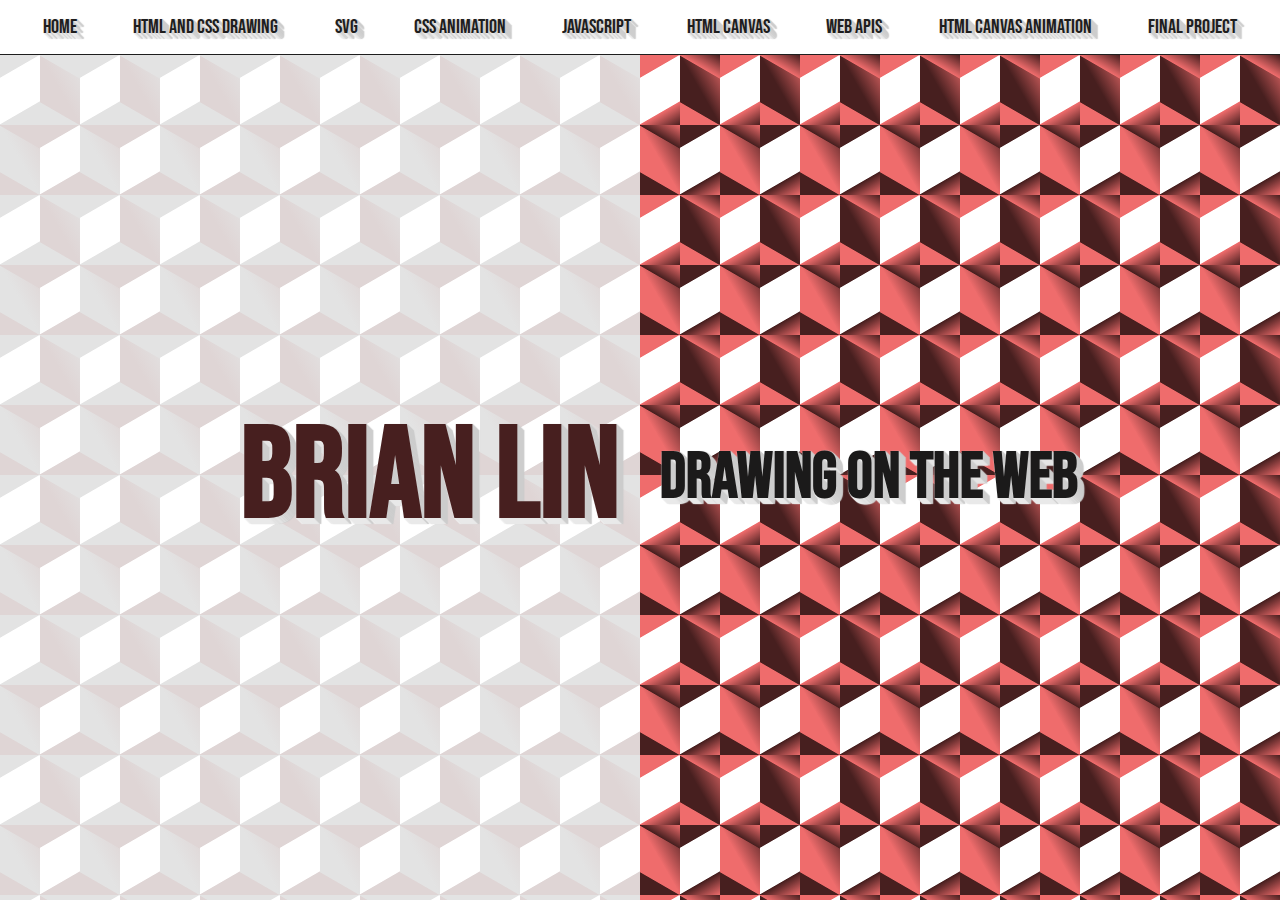
<file: index.html>
<!DOCTYPE html>
<html lang="en">
<head>
    <meta charset="UTF-8">
    <meta http-equiv="X-UA-Compatible" content="IE=edge">
    <meta name="viewport" content="width=device-width, initial-scale=1.0">
    <link rel="stylesheet" href="static/css/styles.css">
    <title>Portfolio</title>
</head>
<body>
    <div class="app">
        <div class="header">
            <nav class="navbar">
                <ul class="nav-links">
                    <li><a href="index.html">Home</a></li>
                    <li><a href="drawing/assignment1/drawing.html">HTML and CSS Drawing</a></li>
                    <li><a href="drawing/assignment2/drawing.html">SVG</a></li>
                    <li><a href="drawing/assignment3/drawing.html">CSS Animation</a></li>
                    <li><a href="drawing/assignment4/drawing.html">JavaScript</a></li>
                    <li><a href="drawing/assignment5/drawing.html">HTML Canvas</a></li>
                    <li><a href="drawing/assignment6/drawing.html">Web APIs</a></li>
                    <li><a href="drawing/assignment7/drawing.html">HTML Canvas Animation</a></li>
                    <li><a href="drawing/assignment8/drawing.html">Final Project</a></li>
                </ul>
            </nav>
        </div>
        <section class="hero">
            <div class="hero-left">
                <h1>Brian Lin</h1>
            </div>
            <div class="hero-right">
                <h2>Drawing on the Web</h2>
            </div>
        </section>

    </div>
</body>
</html>
</file>
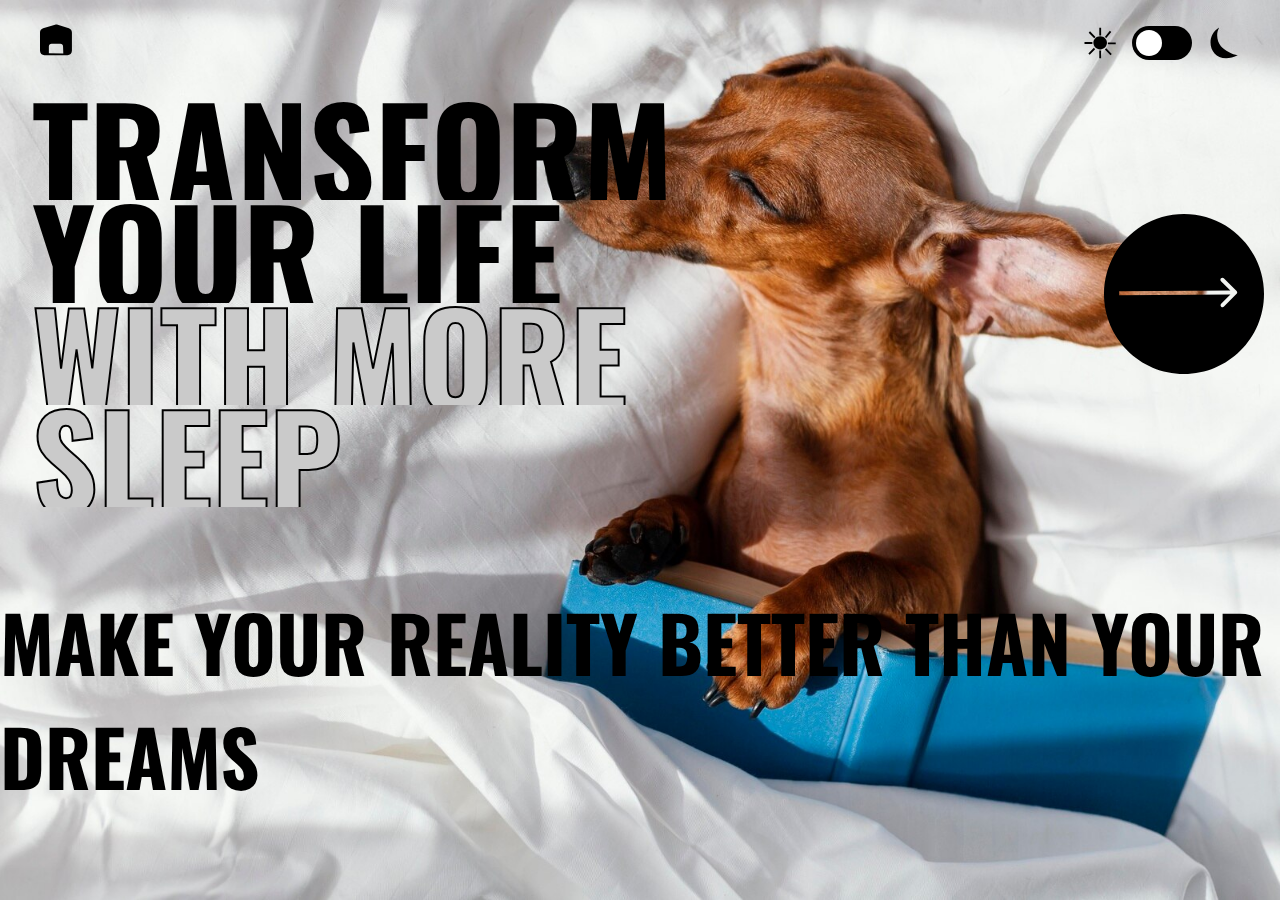
<file: drawing/assignment2/drawing.html>
<!DOCTYPE html>
<html lang="en">
<head>
    <meta charset="UTF-8">
    <meta http-equiv="X-UA-Compatible" content="IE=edge">
    <meta name="viewport" content="width=device-width, initial-scale=1.0">
    <link rel="stylesheet" href="static/css/styles.css">
    <title>Sleep webpage</title>
</head>
<body>
    <section class="main-container">
        <div class="header">
            <a class="svg-home" href="drawing.html">
                <svg class="header-icon icon-home" id="icon-home">
                    <use xlink:href="static/assets/svg/icons.svg#icon-home"></use>
                </svg>
            </a>
            <div class="light-dark-mode">
                <svg class="header-icon icon-sun" id="icon-sun">
                    <use xlink:href="static/assets/svg/icons.svg#icon-sun"></use>
                </svg>
                <label class="switch">
                    <input type="checkbox" onclick="toggle()" id="mode">
                    <span class="slider"></span>
                </label>
                <svg class="header-icon icon-moon" id="icon-moon">
                    <use xlink:href="static/assets/svg/icons.svg#icon-moon"></use>
                </svg>
            </div>
        </div>
        <div class="hero">
            <div class="hero-text">
                <h1 id="text-1">TRANSFORM</h1>
                <h1 id="text-1">YOUR LIFE</h1>
                <h1 id="text-2">WITH MORE</h1>
                <h1 id="text-2" class="sleep-text">SLEEP</h1>
            </div>
            <a href="drawing2.html" id="learn-more">
                <svg class="hero-icon icon-learn" id="icon-learn">
                    <use xlink:href="static/assets/svg/icons.svg#icon-learn">
                
                    </use>
                </svg>
            </a>

        </div>

        <div class="loop-wrapper">
            <h1 class="item" id="text-1">MAKE YOUR REALITY BETTER THAN YOUR DREAMS</h1>
        </div>
    </section>

    <script defer src="static/js/script.js"></script>
</body>
</html>
</file>
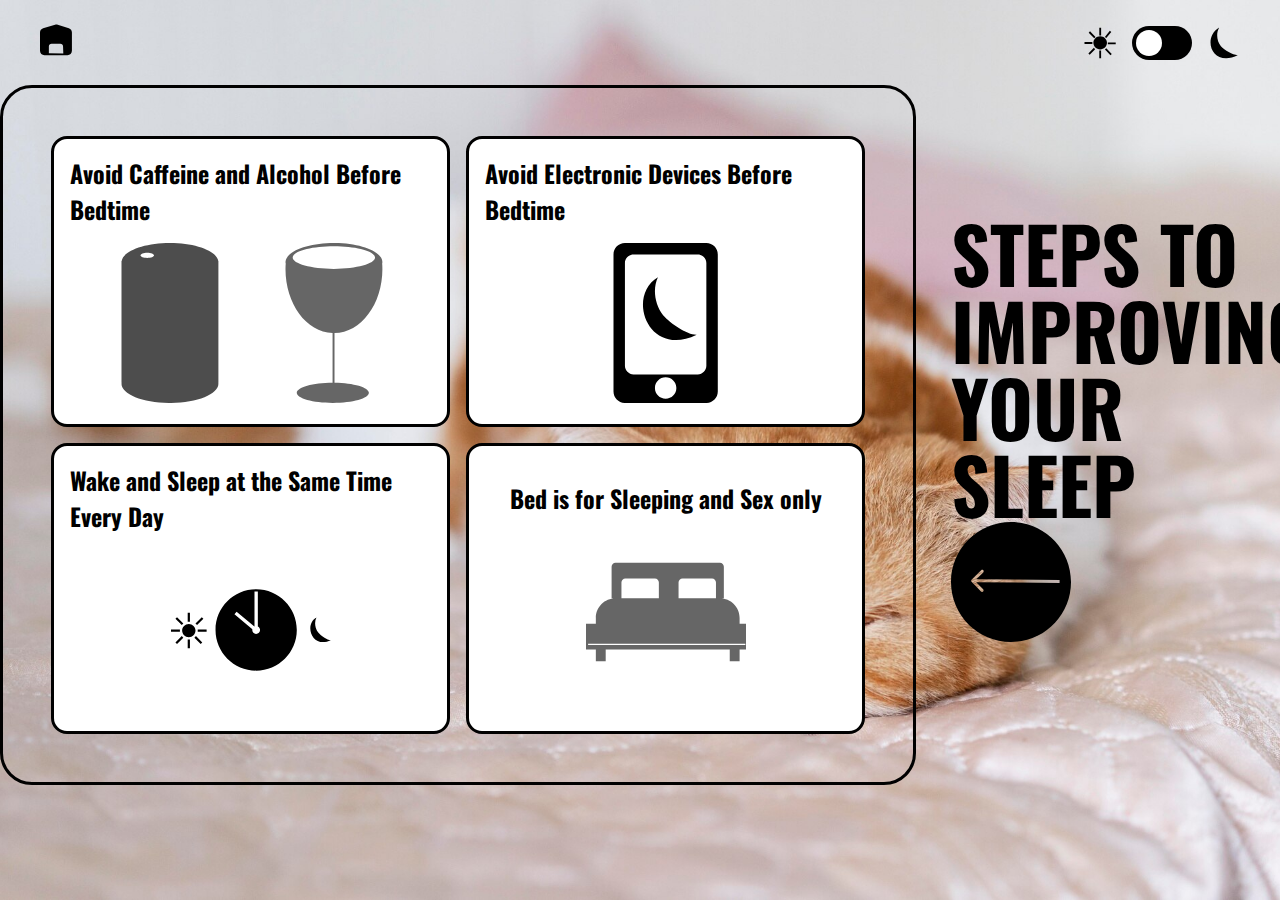
<file: drawing/assignment2/drawing2.html>
<!DOCTYPE html>
<html lang="en">
<head>
    <meta charset="UTF-8">
    <meta http-equiv="X-UA-Compatible" content="IE=edge">
    <meta name="viewport" content="width=device-width, initial-scale=1.0">
    <link rel="stylesheet" href="static/css/styles2.css">
    <title>Sleep website2</title>
</head>
<body>
    <section class="main-container">
        <div class="header">
            <a class="svg-home" href="drawing.html">
                <svg class="header-icon icon-home" id="icon-home">
                    <use xlink:href="static/assets/svg/icons.svg#icon-home"></use>
                </svg>
            </a>
            <div class="light-dark-mode">
                <svg class="header-icon icon-sun" id="icon-sun">
                    <use xlink:href="static/assets/svg/icons.svg#icon-sun"></use>
                </svg>
                <label class="switch">
                    <input type="checkbox" onclick="toggle()" id="mode">
                    <span class="slider"></span>
                </label>
                <svg class="header-icon icon-moon" id="icon-moon">
                    <use xlink:href="static/assets/svg/icons.svg#icon-moon"></use>
                </svg>
            </div>
        </div>
        <div class="hero">
            <div class="grid-wrapper">
                <div class="item item-1">
                    <h2>Avoid Caffeine and Alcohol Before Bedtime</h2>
                    <div class="svg-item-1">
                        <svg class="hero-icon icon-soda" id="icon-soda">
                            <use xlink:href="static/assets/svg/icons.svg#icon-soda"></use>
                        </svg>
                        <svg class="hero-icon icon-wine" id="icon-wine">
                            <use xlink:href="static/assets/svg/icons.svg#icon-wine"></use>
                        </svg>
                    </div>
                </div>
                <div class="item item-2">
                    <h2>Avoid Electronic Devices Before Bedtime</h2>
                    <div class="svg-item-2">
                        <svg class="hero-icon icon-phone" id="icon-phone">
                            <use xlink:href="static/assets/svg/icons.svg#icon-phone"></use>
                        </svg>
                    </div>
                </div>
                <div class="item item-3">
                    <h2>Wake and Sleep at the Same Time Every Day</h2>
                    <div class="svg-item-3">
                        <svg class="hero-icon icon-clock" id="icon-clock">
                            <use xlink:href="static/assets/svg/icons.svg#icon-clock"></use>
                        </svg>
                    </div>
                </div>
                <div class="item item-4">
                    <h2>Bed is for Sleeping and Sex only</h2>
                    <div class="svg-item-4">
                        <svg class="hero-icon icon-bed" id="icon-bed">
                            <use xlink:href="static/assets/svg/icons.svg#icon-bed"></use>
                        </svg>
                    </div>
                </div>
            </div>
            <div class="hero-text">
                <h1>STEPS TO</h1>
                <h1>IMPROVING</h1>
                <h1>YOUR SLEEP</h1>
                <svg class="hero-icon icon-learn" id="icon-learn">
                    <use xlink:href="static/assets/svg/icons.svg#icon-learn"></use>
                </svg>
            </div>
        </div>
    </section>

    <script defer src="static/js/script2.js"></script>
</body>
</html>
</file>
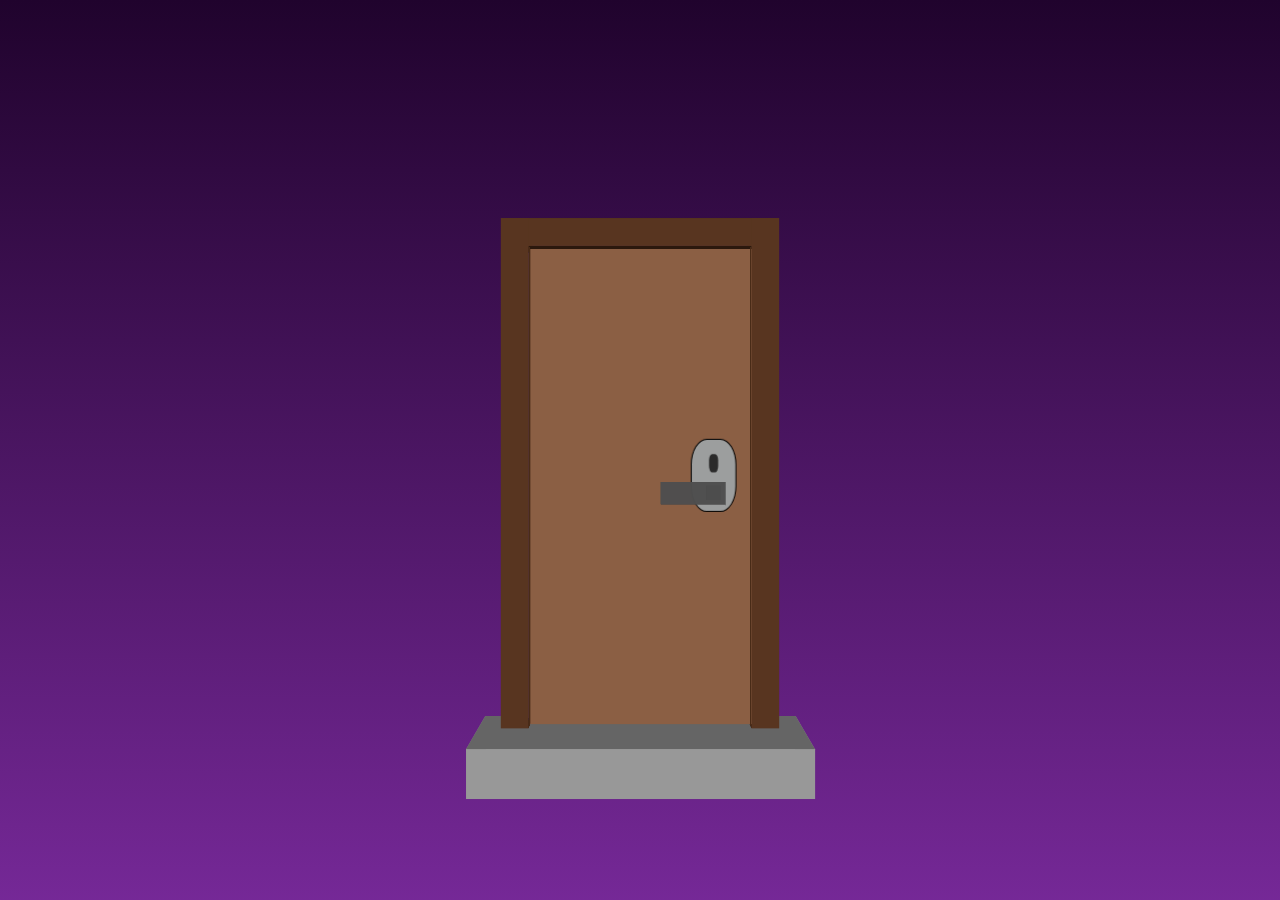
<file: drawing/assignment3/drawing.html>
<!DOCTYPE html>
<html lang="en">
<head>
    <meta charset="UTF-8">
    <meta http-equiv="X-UA-Compatible" content="IE=edge">
    <meta name="viewport" content="width=device-width, initial-scale=1.0">
    <link rel="stylesheet" href="assets/css/styles.css">
    <title>Door to Another World</title>
</head>
<body>
    <div id="scene">
      <!-- The step is constructed of 1 shape -->
      <div class="box step" id="step">
        <div></div>
      </div>
      <div class="door">
        <!-- The main door is constructed from 3 shapes (main door, door handle, door knob)  -->
        <div class="box main-door" id="door-frame">
          <div>
              <div class="door-handle">
                <div class="door-lock"></div>
                <div class="box door-knob">
                  <div>
                    <div class="box door-knob-handle" id="door-handle"><div></div></div>
                  </div>
                </div>
              </div>
          </div>
        </div>
        <!-- The door frame itself is constructed of 3 shapes -->
        <div class="box door-frame door-top">
          <div></div>
        </div>
        <div class="box door-frame left-side">
          <div></div>
        </div>
        <div class="box door-frame right-side">
          <div></div>
        </div>
        <img src="assets/images/scenery.jpg" alt="scenery" id="scenery"/>
      </div>
    </div>
    <script defer type="module" src="assets/js/script.js"></script>
</body>
</html>
</file>
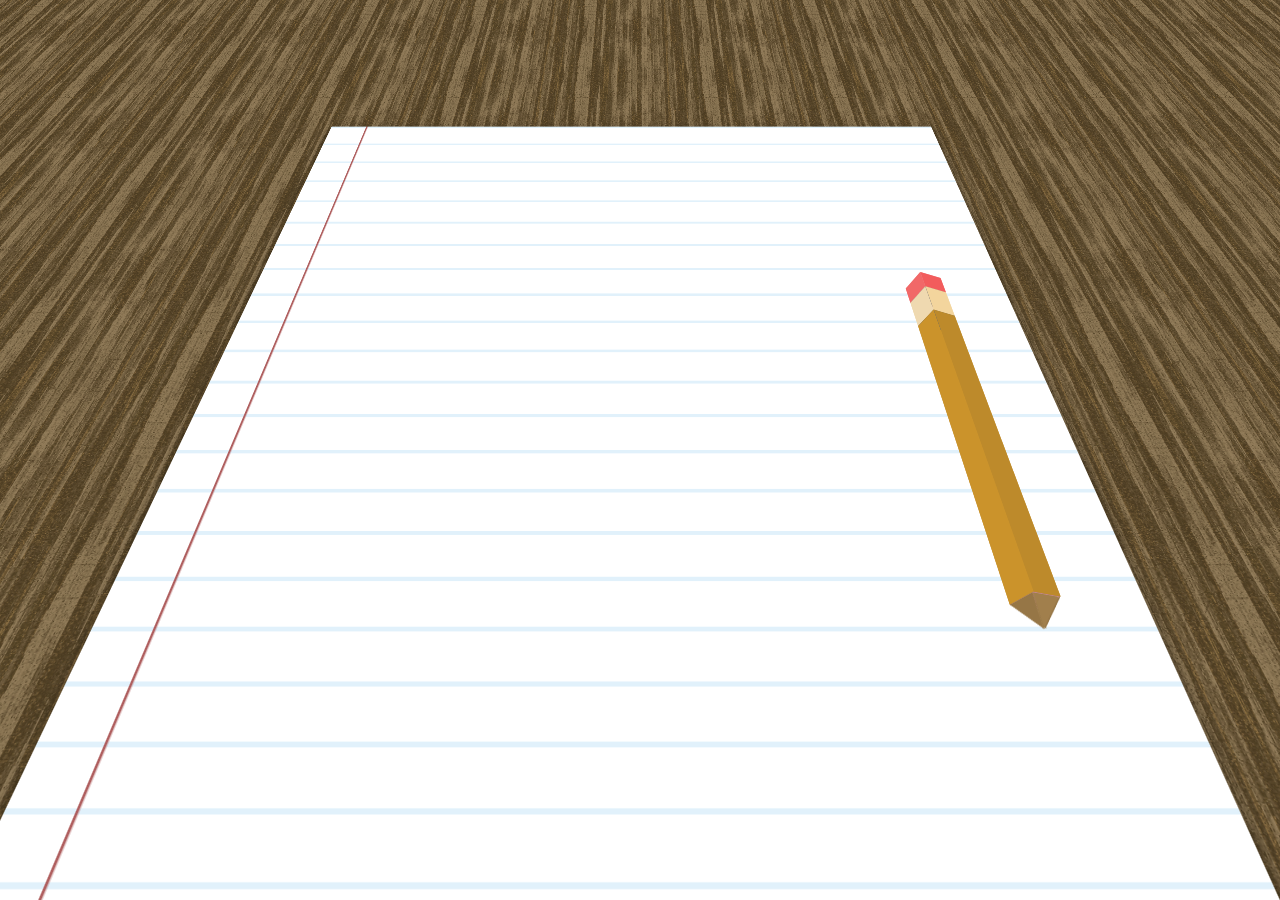
<file: drawing/assignment4/drawing.html>
<!DOCTYPE html>
<html lang="en">
<head>
    <meta charset="UTF-8">
    <meta http-equiv="X-UA-Compatible" content="IE=edge">
    <meta name="viewport" content="width=device-width, initial-scale=1.0">
    <link rel="stylesheet" href="static/css/styles.css">
    <title>Taking Notes</title>
</head>
<body>
    <div class="text" id="text"></div>
    <div id="scene">
        <div class="desk"></div>
        <div class="pencil-container" id="pencil">
            <div class="box eraser">
                <div></div>
            </div>
            <div class="box cap">
                <div></div>
            </div>
            <div class="box wood">
                <div></div>
            </div>
            <div class="pyramid-container">
                <div class="pyramid tip">
                    <div></div>
                </div>
            </div>  
        </div>
        <div class="paper" id="paper"></div>
    </div>
    <a href="drawing2.html" class="arrow-link" id="arrow-link">
        <img src="static/images/arrow.svg" alt="arrow" class="arrow">
    </a>
    <script defer type="module" src="static/js/script.js"></script>
</body>
</html>
</file>
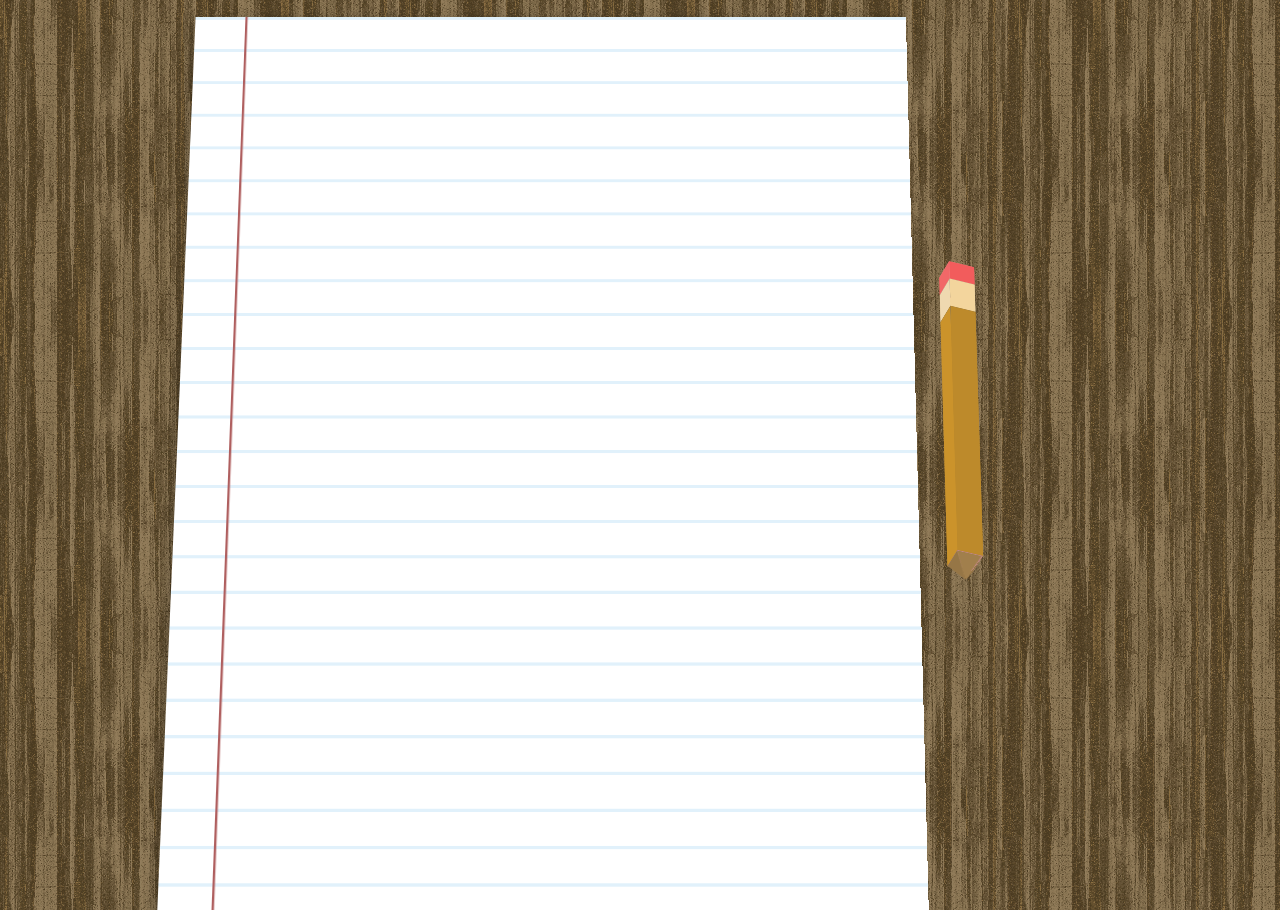
<file: drawing/assignment4/drawing2.html>
<!DOCTYPE html>
<html lang="en">

<head>
    <meta charset="UTF-8">
    <meta http-equiv="X-UA-Compatible" content="IE=edge">
    <meta name="viewport" content="width=device-width, initial-scale=1.0">
    <link rel="stylesheet" href="static/css/styles2.css">
    <title>Taking Notes</title>
</head>

<body>
    <a href="drawing.html" class="arrow-link" id ="arrow-link">
        <img src="static/images/arrow.svg" alt="arrow" class="arrow">
    </a>
    <div id="scene">
        <div class="pencil-container" id="pencil">
            <div class="box eraser">
                <div></div>
            </div>
            <div class="box cap">
                <div></div>
            </div>
            <div class="box wood">
                <div></div>
            </div>
            <div class="pyramid-container">
                <div class="pyramid tip">
                    <div></div>
                </div>
            </div>
        </div>
        <div class="paper html-paper" id="paper">
            <div class="text" id="text"></div>
        </div>
    </div>

    <a href="drawing2.html" class="refresh-link" id="refresh-link">
        <img src="static/images/refresh.svg" alt="arrow" class="refresh">
    </a>
    <script defer type="module" src="static/js/script2.js"></script>
</body>

</html>
</file>
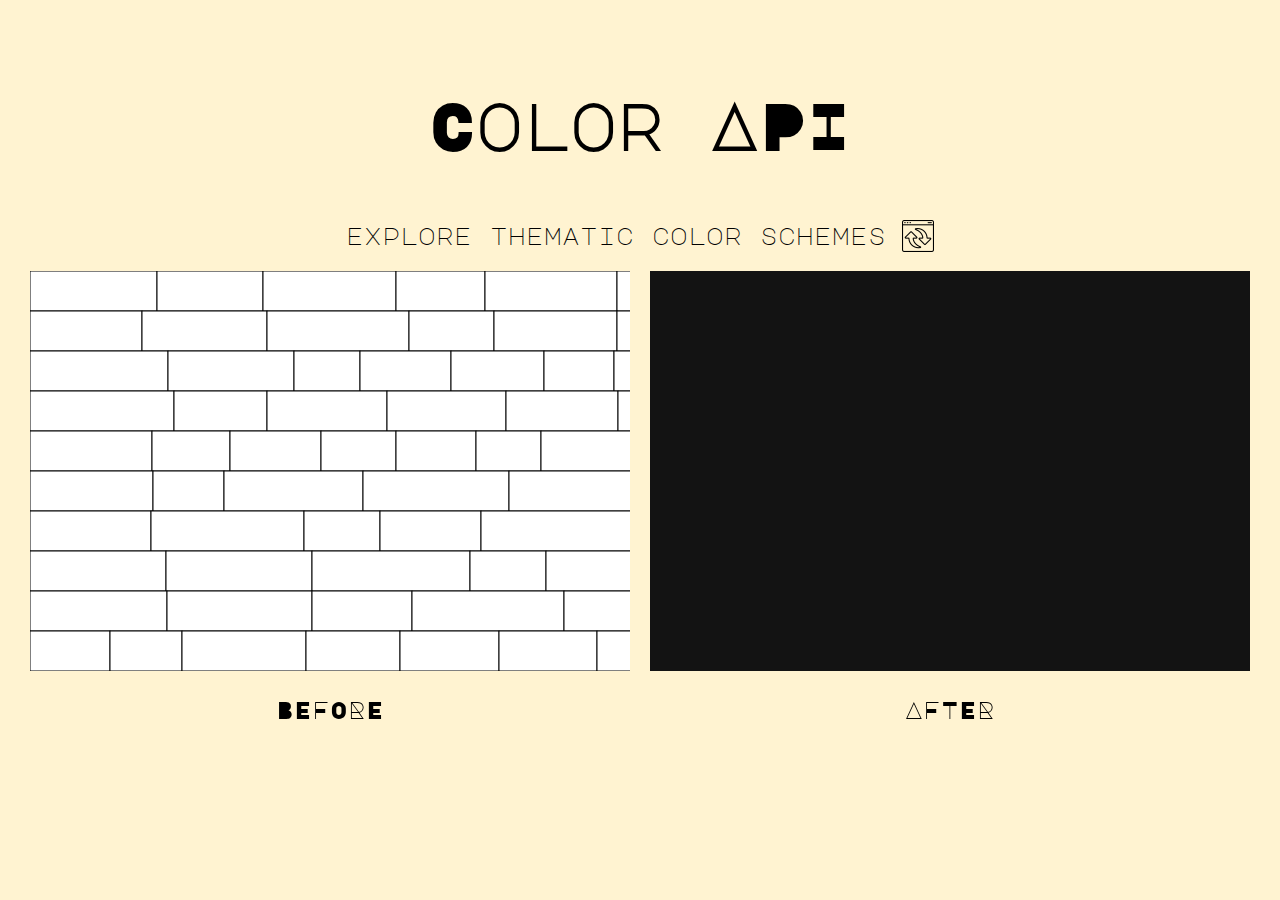
<file: drawing/assignment6/drawing.html>
<!DOCTYPE html>
<html>
<head>
    <meta charset="utf-8">
    <title>Color Palette</title>
    <link rel="stylesheet" href="static/css/styles.css">
</head>
<body>
    <section class="content">
        <section class="header">
            <h1 id="htext"><a id="link" href="https://www.thecolorapi.com/"  target="_blank" rel="noopener noreferrer">Color API</a></h1>
            <section class="sub">
                <p>explore thematic color schemes</p>
                <a href="drawing.html" class="refresh">
                    <img src="static/images/refresh-page.png" alt="refresh">
                </a>
            </section>
        </section>
        <div id="frame">
            <section class="canvas1">
                <canvas id="c1" width="600" height="400"></canvas>
                <p>BEFORE</p>
            </section>
            <section class="canvas2">
                <canvas id="c2" width="600" height="400"></canvas>
                <p>AFTER</p>
            </section>
            
        </div>
    </section>
    <script defer src="static/js/script.js"></script>
</body>
</html>
</file>
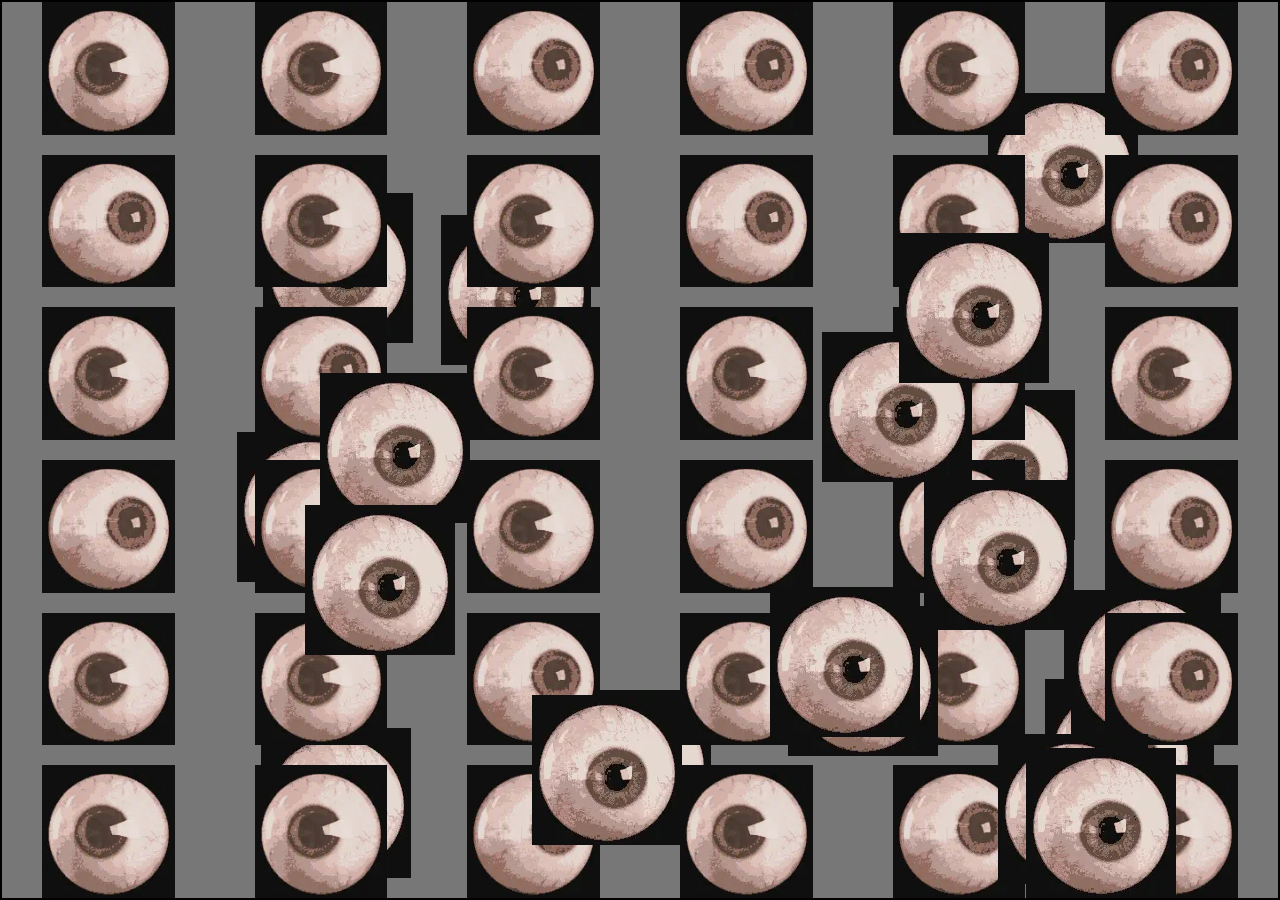
<file: drawing/assignment7/drawing.html>
<!DOCTYPE html>
<html lang="en">
<head>
    <meta charset="UTF-8">
    <meta http-equiv="X-UA-Compatible" content="IE=edge">
    <meta name="viewport" content="width=device-width, initial-scale=1.0">
    <link rel="stylesheet" href="static/css/styles.css">
    <title>Assignment 7: Moving eyes</title>
</head>
<body>
    <img src="static/images/eye.webp" id="eyeReference">

    <div class="container" id="container">
        <div class="eye-grid" id="eye-grid">
            <img src="static/images/eye.webp" alt="eye" id="eye-1" />
            <img src="static/images/eye.webp" alt="eye" id="eye-2" />
            <img src="static/images/eye-1.webp" alt="eye" id="eye-3" />
            <img src="static/images/eye-1.webp" alt="eye" id="eye-4" />
            <img src="static/images/eye.webp" alt="eye" id="eye-5" />
            <img src="static/images/eye-1.webp" alt="eye" id="eye-6" />
            <img src="static/images/eye-1.webp" alt="eye" id="eye-7" />
            <img src="static/images/eye.webp" alt="eye" id="eye-8" />
            <img src="static/images/eye.webp" alt="eye" id="eye-9" />
            <img src="static/images/eye-1.webp" alt="eye" id="eye-10" />
            <img src="static/images/eye.webp" alt="eye" id="eye-11" />
            <img src="static/images/eye-1.webp" alt="eye" id="eye-12" />
            <img src="static/images/eye.webp" alt="eye" id="eye-13" />
            <img src="static/images/eye-1.webp" alt="eye" id="eye-14" />
            <img src="static/images/eye.webp" alt="eye" id="eye-15" />
            <img src="static/images/eye.webp" alt="eye" id="eye-16" />
            <img src="static/images/eye.webp" alt="eye" id="eye-17" />
            <img src="static/images/eye.webp" alt="eye" id="eye-18" />
            <img src="static/images/eye-1.webp" alt="eye" id="eye-19" />
            <img src="static/images/eye-1.webp" alt="eye" id="eye-20" />
            <img src="static/images/eye.webp" alt="eye" id="eye-21" />
            <img src="static/images/eye-1.webp" alt="eye" id="eye-22" />
            <img src="static/images/eye.webp" alt="eye" id="eye-23" />
            <img src="static/images/eye-1.webp" alt="eye" id="eye-24" />
            <img src="static/images/eye.webp" alt="eye" id="eye-25" />
            <img src="static/images/eye.webp" alt="eye" id="eye-26" />
            <img src="static/images/eye-1.webp" alt="eye" id="eye-27" />
            <img src="static/images/eye.webp" alt="eye" id="eye-28" />
            <img src="static/images/eye.webp" alt="eye" id="eye-29" />
            <img src="static/images/eye-1.webp" alt="eye" id="eye-30" />
            <img src="static/images/eye.webp" alt="eye" id="eye-31" />
            <img src="static/images/eye.webp" alt="eye" id="eye-32" />
            <img src="static/images/eye-1.webp" alt="eye" id="eye-33" />
            <img src="static/images/eye.webp" alt="eye" id="eye-34" />
            <img src="static/images/eye-1.webp" alt="eye" id="eye-35" />
            <img src="static/images/eye.webp" alt="eye" id="eye-36" />
        </div>
    </div>

    <!-- back canvas -->
    <canvas id="canvas"></canvas>
    <!-- front canvas -->
    <canvas id="canvasFront"></canvas>
    
    <script defer src="static/js/script.js"></script>
</body>
</html>
</file>
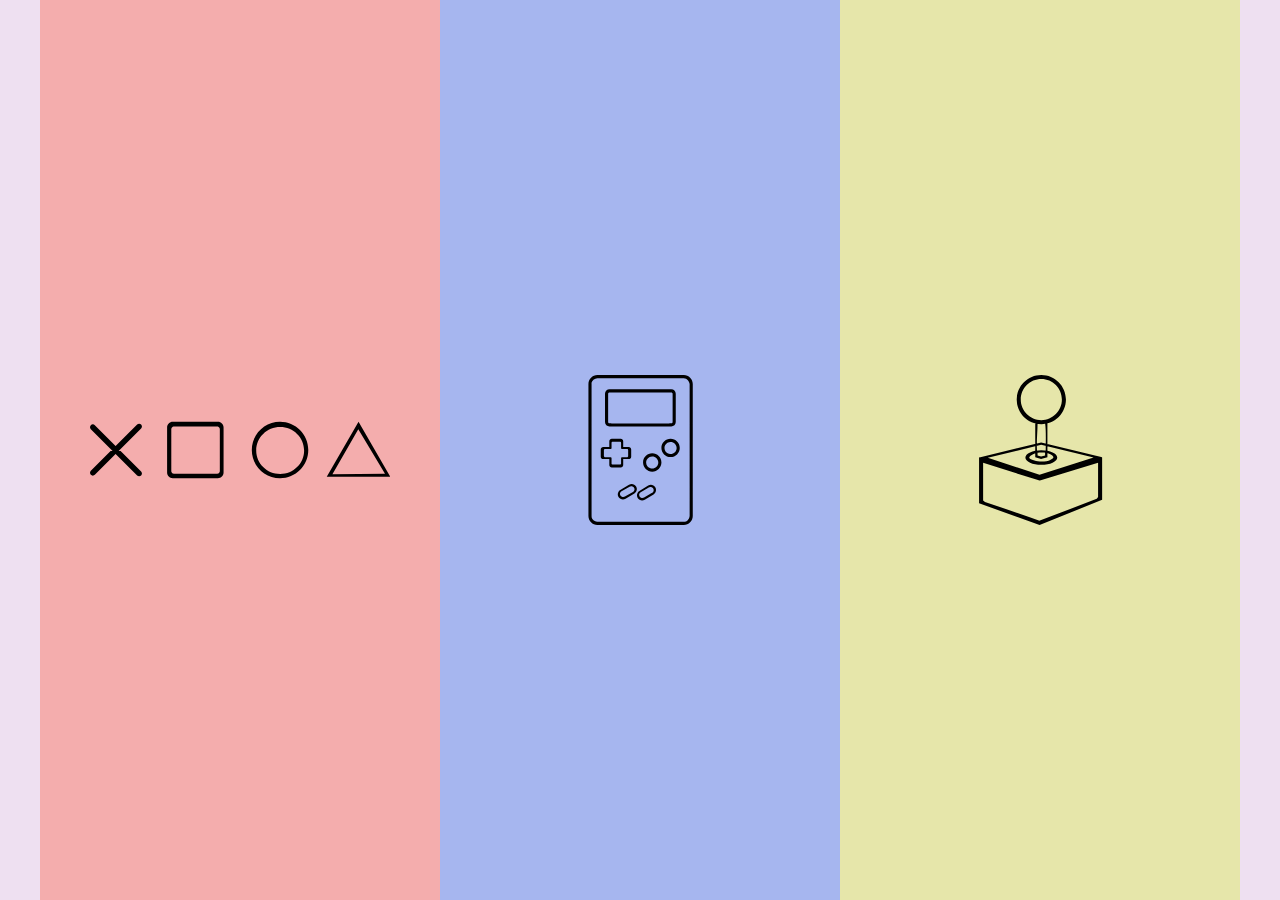
<file: drawing/assignment8/drawing.html>
<!DOCTYPE html>
<html lang="en">
<head>
    <meta charset="UTF-8">
    <meta http-equiv="X-UA-Compatible" content="IE=edge">
    <meta name="viewport" content="width=device-width, initial-scale=1.0">
    <link rel="stylesheet" href="static/css/styles.css">
    <title>Interface</title>
</head>
<body>
    <audio id="drawing3-audio">
        <source src="static/images/among-us-start.mp3" type="audio/mp3">
    </audio>

    <div class="grid-wrapper">
        <div class="item left" id="left">
            <a class="svg" onclick="navToDraw1()">
                <svg class="icon icon-shapes" id="icon-shapes" >
                    <use xlink:href="static/images/icons.svg#icon-Shapes"></use>
                </svg>
                <h1>PLAY</h1>
            </a>
        </div>
        <div class="item middle" id="middle">
            <a class="svg" onclick="navToDraw2()" >
                <svg class="icon icon-gameboy" id="icon-gameboy" >
                    <use xlink:href="static/images/icons.svg#icon-Gameboy"></use>
                </svg>
                <h1>PLAY</h1>
            </a>
        </div>
        <div class="item right" id="right">
            <a class="svg" onclick="navToDraw3()">
                <svg class="icon icon-joystick" id="icon-joystick" >
                    <use xlink:href="static/images/icons.svg#icon-Joystick"></use>
                </svg>
                <h1>PLAY</h1>
            </a>
        </div>
    </div>

    <div class="transition-1">
        <div class="loading-bar bar-1"></div>
        <div class="loading-bar bar-2"></div>
        <div class="loading-bar bar-3"></div>
        <div class="loading-bar bar-4"></div>
        <div class="loading-bar bar-5"></div>
        <div class="loading-bar bar-6"></div>
    </div>

    <div class="transition-2"></div>

    <div class="transition-3">
        <div class="loading-circle">
            <div class="loading-part"></div>
            <div class="loading-part"></div>
            <div class="loading-part"></div>
            <div class="loading-part"></div>
            <div class="loading-part"></div>
            <div class="loading-part"></div>
            <div class="loading-part"></div>
            <div class="loading-part"></div>
            <div class="loading-part"></div>
            <div class="loading-part"></div>
            <div class="loading-part"></div>
            <div class="loading-part"></div>
        </div>
    </div>
    <script defer src="static/js/script.js"></script>
</body>
</html>
</file>
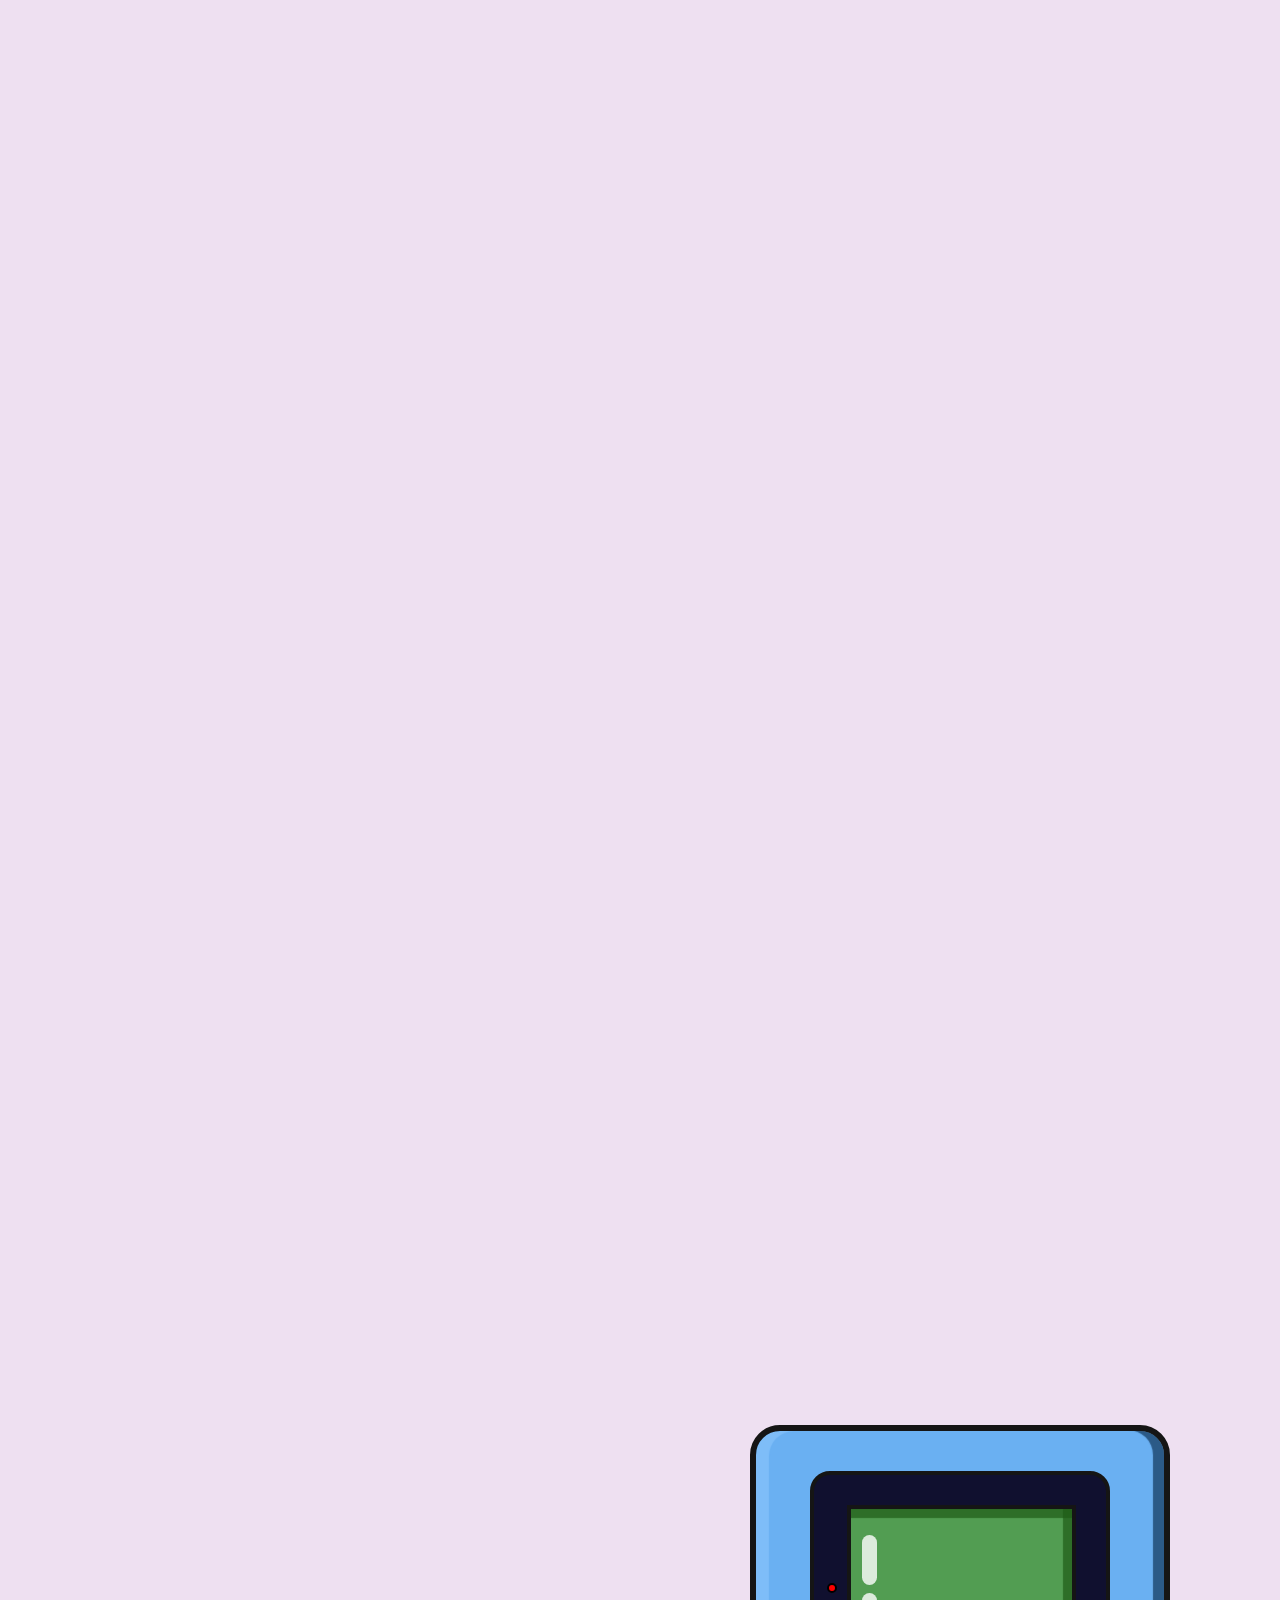
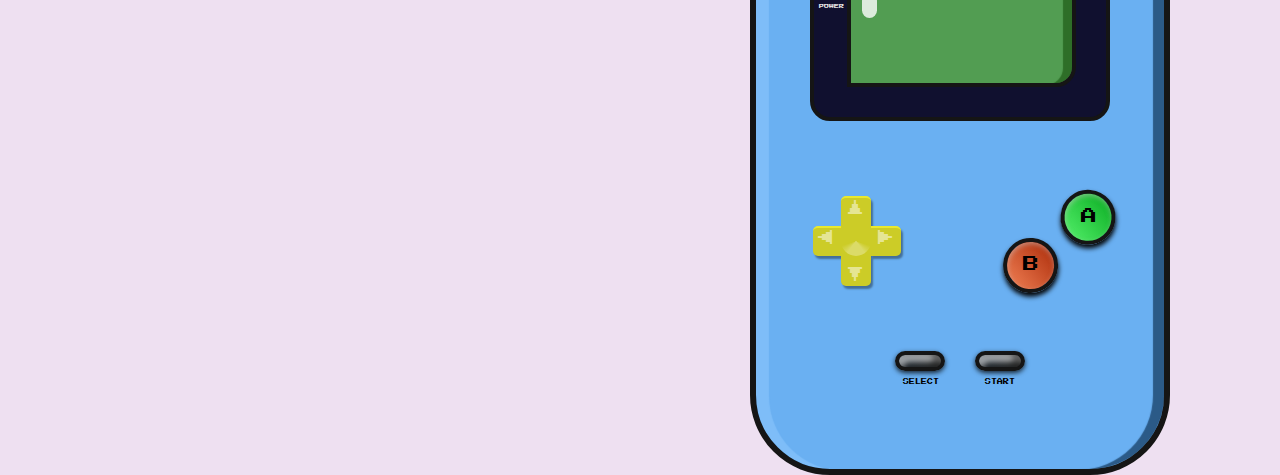
<file: drawing/assignment8/drawing2.html>
<!DOCTYPE html>
<html lang="en">

<head>
    <meta charset="UTF-8">
    <meta http-equiv="X-UA-Compatible" content="IE=edge">
    <meta name="viewport" content="width=device-width, initial-scale=1.0">
    <link rel="stylesheet" href="static/css/styles2.css">
    <title>Gameboy</title>
</head>

<body>
    <div class="gameboy-container">
        <!-- GAMEBOY 1 -->
        <div class="gameboy gb1">
            <div class="switch">
                <label class="power">
                    <input type="checkbox" onclick="play()" id="power-switch">
                    <span class="slider"></span>
                </label>
            </div>
            <div class="top-line">
                <div class="edge-lines">
                    <span class="power-arrow">&#9664 <span>OFF ON</span> &#9654</span>
                </div>
            </div>
            <div class="screen-border">
                <div class="battery">
                    <div class="led"></div>
                    <span>BATTERY</span>
                </div>
                <div class="screen" id="gb1-screen">
                    <video id="gb1-start">
                        <source src="static/images/gameboy-startup.mp4" type="video/mp4">
                    </video>
                </div>
            </div>
            <div class="controls">
                <div class="buttons-move">
                    <div class="cross direction-up"></div>
                    <div class="cross direction-left"></div>
                    <div class="cross center"><div></div></div>
                    <div class="cross direction-right"></div>
                    <div class="cross direction-down"></div>
                </div>
                <div class="buttons-play">
                    <div class="b"></div>
                    <div class="a"></div>
                </div>
            </div>
            
            <div class="buttons-setting">
                <div class="select"></div>
                <div class="start"></div>
            </div>
        </div>
        <!-- GAMEBOY 2 -->
        <div class="gameboy gb2">
            <div class="screen-border">
                <div class="battery">
                    <div class="led"></div>
                    <span>POWER</span>
                </div>
                <div class="screen">
                    <video id="gb2-start">
                        <source src="static/images/pokemon-rival.mp4" type="video/mp4">
                    </video>
                </div>
            </div>
            <div class="controls">
                <div class="buttons-move">
                    <div class="cross direction-up"></div>
                    <div class="cross direction-left"></div>
                    <div class="cross center">
                        <div></div>
                    </div>
                    <div class="cross direction-right"></div>
                    <div class="cross direction-down"></div>
                </div>
                <div class="buttons-play">
                    <div class="b"></div>
                    <div class="a" id="gb2-a" onclick="toggleGB2Video()"></div>
                </div>
            </div>
            <div class="buttons-setting">
                <div class="select"></div>
                <div class="start"></div>
            </div>
        </div>
    </div>
    <script defer src="static/js/script2.js"></script>
</body>

</html>
</file>
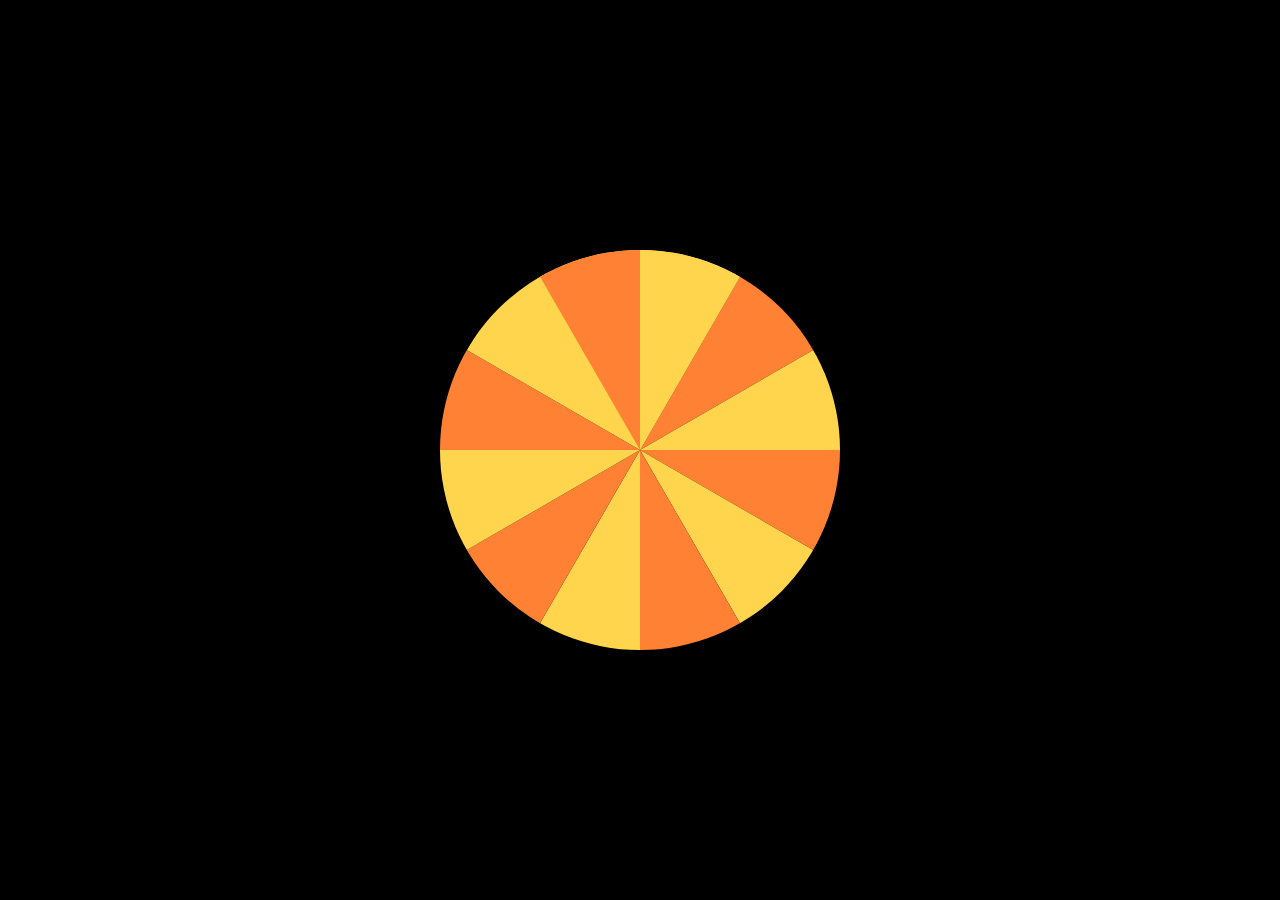
<file: drawing/assignment8/drawing3.html>
<!DOCTYPE html>
<html lang="en">

<head>
    <meta charset="UTF-8">
    <meta http-equiv="X-UA-Compatible" content="IE=edge">
    <meta name="viewport" content="width=device-width, initial-scale=1.0">
    <link rel="stylesheet" href="static/css/styles3.css">
    <title>Among Us</title>
</head>

<body>
    <audio id="eject">
        <source src="static/images/among-us-eject.mp3" type="audio/mp3">
    </audio>

    <div class="transition">
        <div class="loading-circle">
            <div class="loading-part"></div>
            <div class="loading-part"></div>
            <div class="loading-part"></div>
            <div class="loading-part"></div>
            <div class="loading-part"></div>
            <div class="loading-part"></div>
            <div class="loading-part"></div>
            <div class="loading-part"></div>
            <div class="loading-part"></div>
            <div class="loading-part"></div>
            <div class="loading-part"></div>
            <div class="loading-part"></div>
        </div>
    </div>
    <canvas id="canvas"></canvas>
    <div class="content">
        <div class="among-us-container">
            <div class="among-us red">
                <div class="among-body red-body">
                    <div class="head"></div>
                    <div class="face"></div>
                    <div class="body"></div>
                    <div class="legs">
                        <div class="leg"></div>
                        <div class="leg"></div>
                    </div>
                </div>
            </div>
            <div class="among-us blue">
                <div class="among-body blue-body">
                    <div class="head"></div>
                    <div class="face"></div>
                    <div class="body"></div>
                    <div class="legs">
                        <div class="leg"></div>
                        <div class="leg"></div>
                    </div>
                </div>
            </div>
            <div class="among-us yellow">
                <div class="among-body yellow-body">
                    <div class="head"></div>
                    <div class="face"></div>
                    <div class="body"></div>
                    <div class="legs">
                        <div class="leg"></div>
                        <div class="leg"></div>
                    </div>
                </div>
            </div>
            <div class="among-us gray">
                <div class="among-body gray-body">
                    <div class="head"></div>
                    <div class="face"></div>
                    <div class="body"></div>
                    <div class="legs">
                        <div class="leg"></div>
                        <div class="leg"></div>
                    </div>
                </div>
            </div>
            <div class="among-us pink">
                <div class="among-body pink-body">
                    <div class="head"></div>
                    <div class="face"></div>
                    <div class="body"></div>
                    <div class="legs">
                        <div class="leg"></div>
                        <div class="leg"></div>
                    </div>
                </div>
            </div>
            <div class="among-us green">
                <div class="among-body green-body">
                    <div class="head"></div>
                    <div class="face"></div>
                    <div class="body"></div>
                    <div class="legs">
                        <div class="leg"></div>
                        <div class="leg"></div>
                    </div>
                </div>
            </div>
            <div class="among-us brown">
                <div class="among-body brown-body">
                    <div class="head"></div>
                    <div class="face"></div>
                    <div class="body"></div>
                    <div class="legs">
                        <div class="leg"></div>
                        <div class="leg"></div>
                    </div>
                </div>
            </div>
            <div class="among-us purple">
                <div class="among-body purple-body">
                    <div class="head"></div>
                    <div class="face"></div>
                    <div class="body"></div>
                    <div class="legs">
                        <div class="leg"></div>
                        <div class="leg"></div>
                    </div>
                </div>
            </div>
            <div class="among-us orange">
                <div class="among-body orange-body">
                    <div class="head"></div>
                    <div class="face"></div>
                    <div class="body"></div>
                    <div class="legs">
                        <div class="leg"></div>
                        <div class="leg"></div>
                    </div>
                </div>
            </div>
            <div class="among-us lime">
                <div class="among-body lime-body">
                    <div class="head"></div>
                    <div class="face"></div>
                    <div class="body"></div>
                    <div class="legs">
                        <div class="leg"></div>
                        <div class="leg"></div>
                    </div>
                </div>
            </div>
            <div class="among-us white">
                <div class="among-body white-body">
                    <div class="head"></div>
                    <div class="face"></div>
                    <div class="body"></div>
                    <div class="legs">
                        <div class="leg"></div>
                        <div class="leg"></div>
                    </div>
                </div>
            </div>
            <div class="among-us sky-blue">
                <div class="among-body sky-blue-body">
                    <div class="head"></div>
                    <div class="face"></div>
                    <div class="body"></div>
                    <div class="legs">
                        <div class="leg"></div>
                        <div class="leg"></div>
                    </div>
                </div>
            </div>
        </div>
    </div>
    <script defer src = "static/js//drawing3//canvas.js"></script>
    <script defer src="static/js/drawing3/script3.js"></script>
</body>

</html>
</file>
<file: static/css/styles.css>
@import url('https://fonts.googleapis.com/css2?family=Bebas+Neue&family=Fredericka+the+Great&display=swap');

* {
    margin: 0;
    padding: 0;
    box-sizing: border-box;
}

html,
body {
    font-family: 'Bebas Neue', cursive;
    height: 100%;
    /* overflow: hidden; */
}

body {
    background-color: var(--color-bg);
}

/* Global variables */
:root {
    /* Fonts */
    --font-size-s: 20px;
    --font-size-m: 48px;
    --font-size-l: 64px;
    --font-size-xl: 96px;
    --font-size-xxl: 128px;

    /* colors */
    --color-bg: #ffffff;
    --color-text: #1e1e1e;
    --color-text-right: #1b1a1a;
    --color-text-left: #471f1f;
    --color-text-shadow-1: #cccccc;
    --color-text-shadow-2: #eeeeee;
    --color-grad-1: #e3e3e3;
    --color-grad-2: #dfd5d5;
    --color-grad-3: #ef6c6c;
    --color-grad-4: #471f1f;
    --color-text-shadow-highlight-1: #a3a3a3;
    --color-text-shadow-highlight-2: #cccccc;

    /* dark mode */
    --color-bg-dark: #1e1e1e;
    --color-text-dark: #e1e1e1;
    
}

.app {
    display: flex;
    flex-direction: column;
    height: 100%;
}

h1, h2, a {
    text-shadow:
        1px 0px 1px var(--color-text-shadow-1), 0px 1px 1px var(--color-text-shadow-2),
        2px 1px 1px var(--color-text-shadow-1), 1px 2px 1px var(--color-text-shadow-2),
        3px 2px 1px var(--color-text-shadow-1), 2px 3px 1px var(--color-text-shadow-2),
        4px 3px 1px var(--color-text-shadow-1), 3px 4px 1px var(--color-text-shadow-2),
        5px 4px 1px var(--color-text-shadow-1), 4px 5px 1px var(--color-text-shadow-2),
        6px 5px 1px var(--color-text-shadow-1), 5px 6px 1px var(--color-text-shadow-2),
        7px 6px 1px var(--color-text-shadow-1);
    transition: 0.5s;
}

a:hover {
    cursor: pointer;
}

h1:hover, h2:hover, a:hover {
    transform: scale(1.05);
    text-shadow:
        1px 0px 1px var(--color-text-shadow-highlight-1), 0px 1px 1px var(--color-text-shadow-highlight-2),
        2px 1px 1px var(--color-text-shadow-highlight-1), 1px 2px 1px var(--color-text-shadow-highlight-2),
        3px 2px 1px var(--color-text-shadow-highlight-1), 2px 3px 1px var(--color-text-shadow-highlight-2),
        4px 3px 1px var(--color-text-shadow-highlight-1), 3px 4px 1px var(--color-text-shadow-highlight-2),
        5px 4px 1px var(--color-text-shadow-highlight-1), 4px 5px 1px var(--color-text-shadow-highlight-2),
        6px 5px 1px var(--color-text-shadow-highlight-1), 5px 6px 1px var(--color-text-shadow-highlight-2),
        7px 6px 1px var(--color-text-shadow-highlight-1);
}

/* Header nav styles */
.header {
    padding: 15px;
    border-bottom: 1px solid var(--color-text);
    /* width: 95%; */
    /* height: 80px; */
    /* transition: 0.5s; */
    /* border: 0.25px solid #808080; */
    /* border-radius: 0 0 16px 16px; */
}


.navbar > ul {
    display: flex;
    justify-content: space-around;
    align-items: center;
}

ul > li {
    list-style: none;
    font-size: var(--font-size-s);
}

ul > li > a {
    color: var(--color-text);
    text-decoration: none;
}

.hero {
    flex-grow: 1;
    display: flex;
    justify-content: center;
    align-items: center;
}

.hero-left, .hero-right {
    width: 100%;
    height: 100%;
    display: flex;
    align-items: center;
}

.hero-left {
    background-image: linear-gradient(30deg, var(--color-grad-2) 12%, transparent 12.5%, transparent 87%, var(--color-grad-1) 87.5%, var(--color-grad-1)),
        linear-gradient(150deg, var(--color-grad-1) 12%, transparent 12.5%, transparent 87%, var(--color-grad-2) 87.5%, var(--color-grad-2)),
        linear-gradient(30deg, var(--color-grad-1) 12%, transparent 12.5%, transparent 87%, var(--color-grad-2) 87.5%, var(--color-grad-2)),
        linear-gradient(150deg, var(--color-grad-2) 12%, transparent 12.5%, transparent 87%, var(--color-grad-1) 87.5%, var(--color-grad-1)),
        linear-gradient(60deg, var(--color-grad-1) 25%, transparent 25.5%, transparent 75%, var(--color-grad-2) 75%, var(--color-grad-1)),
        linear-gradient(60deg, var(--color-grad-2) 25%, transparent 25.5%, transparent 75%, var(--color-grad-1) 75%, var(--color-grad-2));
    
    background-size: 80px 140px;
    background-position: 0 0, 0 0, 40px 70px, 40px 70px, 0 0, 40px 70px;
    justify-content: end;
}

.hero-right {
    background-image: linear-gradient(30deg, var(--color-grad-4) 12%, transparent 12.5%, transparent 87%, var(--color-grad-3) 87.5%, var(--color-grad-4)),
            linear-gradient(150deg, var(--color-grad-3) 12%, transparent 12.5%, transparent 87%, var(--color-grad-4) 87.5%, var(--color-grad-3)),
            linear-gradient(30deg, var(--color-grad-3) 12%, transparent 12.5%, transparent 87%, var(--color-grad-4) 87.5%, var(--color-grad-3)),
            linear-gradient(150deg, var(--color-grad-4) 12%, transparent 12.5%, transparent 87%, var(--color-grad-3) 87.5%, var(--color-grad-4)),
            linear-gradient(60deg, var(--color-grad-3) 25%, transparent 25.5%, transparent 75%, var(--color-grad-4) 75%, var(--color-grad-3)),
            linear-gradient(60deg, var(--color-grad-4) 25%, transparent 25.5%, transparent 75%, var(--color-grad-3) 75%, var(--color-grad-4));
    background-size: 80px 140px;
    background-position: 0 0, 0 0, 40px 70px, 40px 70px, 0 0, 40px 70px;  
    justify-content: start;
}

.hero-left > h1 {
    font-size: var(--font-size-xxl);
    color: var(--color-text-left);
    margin-right: 20px;
}

.hero-right > h2 {
    font-size: var(--font-size-l);
    color: var(--color-text-right);
    margin-left: 20px;
}

/* media for dark and light preferences */
@media only screen and (prefers-color-scheme: dark) {
 :root {
    --color-bg: #1e1e1e;
    --color-text: #e1e1e1;
    --color-text-right: #b9b9b9;
    --color-text-left: #942525;
    --color-text-shadow-1: #7b7979;
    --color-text-shadow-2: #a8a8a8;
    --color-grad-1: #5d5d5d;
    --color-grad-2: #262626;
    --color-grad-3: #964242;
    --color-grad-4: #430d0d;
    --color-text-shadow-highlight-1: #3a3a3a;
    --color-text-shadow-highlight-2: #5f5f5f;
 }
}
</file>
<file: drawing/assignment2/static/css/styles.css>
@import url('https://fonts.googleapis.com/css2?family=Oswald:wght@200;300;400;500;600;700&display=swap');

* {
    margin: 0;
    padding: 0;
    box-sizing: border-box;
    overflow: hidden;
}

html,
body {
    font-family: 'Oswald', sans-serif;
}

html {
    background: url("../assets/dog-bg.jpg") no-repeat center center fixed;
    background-size: cover;
    transition: 0.3s;
}

/* Variables */
:root {
    /* Fonts */
    --font-size-s: 1vw;
    --font-size-m: 3vw;
    --font-size-l: 5vw;
    --font-bold: 700;

    /* Colors */
    --color-text-stroke: #000000;
    --color-text-1: #000000;
    --color-text-2: #cacaca;
}

.main-container {
    height: 100vh;
    width: 100%;
}

h1 {
    font-weight: var(--font-bold);
}

/* HEADER */

.header {
    display: flex;
    justify-content: space-between;
    /* border: 2px solid black; */
    padding: 1.5em 2.5em;
}

.header-icon {
    display: inline-block;
    width: 2em;
    height: 2em;
    fill: #000000;
}

#icon-home:hover {
    cursor:pointer;
}

.light-dark-mode {
    display: flex;
    justify-content: center;
    align-items: center;
    gap: 1em;
}

/* 
Toggle switch from
https: //www.w3schools.com/howto/howto_css_switch.asp
*/
.switch {
    position: relative;
    width: 60px;
    height: 34px;
}

.switch input {
    opacity: 0;
    width: 0;
    height: 0;
}

.slider {
    position: absolute;
    cursor: pointer;
    top: 0;
    left: 0;
    right: 0;
    bottom: 0;
    background-color: #000000;
    transition: 0.4s;
    border-radius: 32px;
}

.slider:before {
    position: absolute;
    content: "";
    height: 26px;
    width: 26px;
    left: 4px;
    bottom: 4px;
    background-color: #ffffff;
    transition: 0.4s;
    border-radius: 50%;
}

input:checked+.slider {
    background-color: #ffffff;
}

input:checked+.slider:before {
    transform: translateX(26px);
    background-color: #000000;
}

/* HERO */
.hero {
    display: flex;
    justify-content: space-between;
    align-items: center;
}

.hero-text{
    display: flex;
    flex-direction: column;
    font-size: var(--font-size-l);
    /* border: 1px solid black; */
    line-height: 1.6em;
    margin-left: 0.5em;
    margin-top: 0.2em;
}

#text-1 {
    color: var(--color-text-1);
}

#text-2 {
    color: var(--color-text-2);
    -webkit-text-stroke-width: 2px;
    -webkit-text-stroke-color: var(--color-text-stroke);
}

.hero-icon {
    width: 10em;
    height: 10em;
    fill: #000000;
}

#learn-more {
    /* border: 1px solid black; */
    margin-right: 1em;
    transition: 0.5s;
}

#learn-more:hover {
    transform: scale(1.1);
    cursor: pointer;
}

/* footer */
.loop-wrapper {
    margin-top: 2em;
    display: flex;
    justify-content: center;
    align-items: center;
    font-size: var(--font-size-m)
}
</file>
<file: drawing/assignment2/static/css/styles2.css>
@import url('https://fonts.googleapis.com/css2?family=Oswald:wght@200;300;400;500;600;700&display=swap');

* {
    margin: 0;
    padding: 0;
    box-sizing: border-box;
    overflow: hidden;
}

html,
body {
    font-family: 'Oswald', sans-serif;
}

html {
    background: url("../assets/cat-bg.jpg") no-repeat center center fixed;
    background-size: cover;
    transition: 0.3s;
}

/* Variables */
:root {
    /* Fonts */
    --font-size-s: 1vw;
    --font-size-m: 3vw;
    --font-size-l: 5vw;
    --font-bold: 700;

    /* Colors */
    --color-text-stroke: #000000;
    --color-text-1: #000000;
    --color-text-2: #cacaca;
    --color-card-bg: #ffffff;
}

.main-container {
    height: 100vh;
    width: 100%;
}

h1 {
    font-weight: var(--font-bold);
}

/* HEADER */

.header {
    display: flex;
    justify-content: space-between;
    /* border: 2px solid black; */
    padding: 1.5em 2.5em;
}

.header-icon {
    display: inline-block;
    width: 2em;
    height: 2em;
    fill: #000000;
}

#icon-home:hover {
    cursor: pointer;
}

.light-dark-mode {
    display: flex;
    justify-content: center;
    align-items: center;
    gap: 1em;
}

/* 
Toggle switch from
https: //www.w3schools.com/howto/howto_css_switch.asp
*/
.switch {
    position: relative;
    width: 60px;
    height: 34px;
}

.switch input {
    opacity: 0;
    width: 0;
    height: 0;
}

.slider {
    position: absolute;
    cursor: pointer;
    top: 0;
    left: 0;
    right: 0;
    bottom: 0;
    background-color: #000000;
    transition: 0.4s;
    border-radius: 32px;
}

.slider:before {
    position: absolute;
    content: "";
    height: 26px;
    width: 26px;
    left: 4px;
    bottom: 4px;
    background-color: #ffffff;
    transition: 0.4s;
    border-radius: 50%;
}

input:checked+.slider {
    background-color: #ffffff;
}

input:checked+.slider:before {
    transform: translateX(26px);
    background-color: #000000;
}

/* Hero styles */
.hero-icon {
    width: 10em;
    height: 10em;
    fill: #000000;
}

.icon-learn {
    transform: scaleX(-1);
    width: 120px;
    height: 120px;
}

/* Hero */

.hero {
    display: flex;
    justify-content: space-around;
    align-items: center;
    gap: 1em;
}

.grid-wrapper {
    border: 3px solid var(--color-text-stroke);
    border-radius: 32px;
    display: grid;
    grid-template-columns: 1fr 1fr;
    grid-template-rows: 1fr 1fr;
    padding: 3em;
    gap: 1em;
}

.item {
    display: flex;
    flex-direction: column;
    justify-content: center;
    align-items: center;
    gap: 1em;
    padding: 1em;
    border: 3px solid var(--color-text-stroke);
    border-radius: 16px;
    white-space: initial;
    background-color: var(--color-card-bg);
    color: var(--color-text-1);
}

.hero-text {
    color: var(--color-text-1);
    font-size: var(--font-size-m);
    line-height: 2em;
    margin-left: 0.5em;
    margin-top: 0.2em;
}
</file>
<file: drawing/assignment3/assets/css/styles.css>
* {
    margin: 0;
    padding: 0;
    box-sizing: border-box;
}

body {
    height: 100vh;
    background: linear-gradient(180deg, rgba(32, 3, 45, 1) 0%, rgba(151, 55, 193, 1) 35%, rgba(177, 47, 88, 1) 57%, rgba(29, 38, 233, 1) 100%);
    perspective: 1200px;
    background-size: 400% 400%;
    background-position: 100% 0%;
}

/* Use vmin for responsiveness */
#scene {
    width: 70vmin;
    height: 70vmin;
    position: absolute;
    top: 50%;
    left: 50%;
    transform: translate(-50%, -50%) rotateY(0deg);
    transform-style: preserve-3d;
}

#scene div {
    position: absolute;
    transform-style: preserve-3d;
}

/* 

BASIC BOX FOUNDATION

*/
.box {
    width: 20vmin;
    height: 10vmin;
    background: var(--front-back-color);
    transform-style: preserve-3d;
}

.box:before,
.box:after {
    content:"";
    width: var(--zdepth);
    height: 100%;
    position: absolute;
    top: 0;
    left: 0;
    background: var(--side-color);
    transform: rotateY(-90deg);
    transform-origin: 0 100%;
}

.box:after {
    left: auto;
    right: 0;
    transform-origin: 100% 0%;
    transform: rotateY(90deg);
}

.box > div {
    position: absolute;
    top: 0;
    left: 0;
    background: var(--front-back-color);
    width: 100%;
    height: 100%;
    transform: translate3d(0,0,var(--zdepth));
    transform-style: preserve-3d;
}

.box > div:before,
.box>div:after {
    content:"";
    position: absolute;
    top: 0;
    left: 0;
    background: var(--top-bot-color);
    width: 100%;
    height: var(--zdepth);
    transform-origin: 50% 0%;
    transform: rotateX(-90deg);
}

.box>div:after {
    bottom: 0;
    top: auto;
    transform-origin: 0% 100%;
    transform: rotateX(90deg);
}

/* 

DOOR DRAWING, based on box foundation

*/

/* variables for the step to position and color it */
.step {
    --front-back-color: rgb(152, 152, 152);
    --side-color: rgb(126, 126, 126);
    --top-bot-color: rgb(101, 101, 101);
    --zdepth: 15vmin;
    /* position the step */
    bottom: 0;
    width: 35vmin;
    height: 5vmin;
    left: 17.5vmin;
    transform: translateZ(-2vmin);
}

.door {
    width: 30vmin;
    height: 55vmin;
    background: rgba(0, 0, 255, 0.174);
    left: 20vmin;
    bottom: 5vmin;
}

.door-frame {
    --front-back-color: rgb(88, 53, 32);
    --side-color: rgb(73, 43, 23);
    --top-bot-color: rgb(43, 24, 13);
    --zdepth: 5vmin;
    transform: translateZ(-1vmin);
}

.door-top {
    width: 100%;
    height: 3vmin;
}

.left-side {
    width: 3vmin;
    height: 100%;
}

.right-side {
    right: 0;
    width: 3vmin;
    height: 100%;
}

.main-door {
    --front-back-color: rgb(139, 95, 68);
    --side-color: rgb(161, 113, 81);
    --top-bot-color: rgb(108, 72, 51);
    --zdepth: 3vmin;
    top: 3vmin;
    left: 3vmin;
    /* width: 90%; */
    /* height: 94%; */
    width: calc(100% - 5vmin);
    height: calc(100% - 3vmin);
    transform: translateZ(-1vmin);
    /* Manipulate transform rotate when user clicks on door */
    transform-origin: 0 50%;
}

.door-handle {
    display: flex;
    flex-direction: column;
    justify-content: space-evenly;
    align-items: center;
    width: 5vmin;
    height: 8vmin;
    border-radius: 35%;
    right: 2.5vmin;
    top: 40%;
    background: rgb(156, 158, 158);
    border: 1px solid black;
}

.door-lock {
    width: 1vmin;
    height: 2vmin;
    border-radius: 35%;
    top: 1.5vmin;
    background: rgb(42, 42, 42);
}

/* .door-handle:hover {
    cursor:pointer;
} */

.door-knob {
    --front-back-color: rgb(51, 51, 51);
    --side-color: rgb(37, 37, 37);
    --top-bot-color: rgb(28, 28, 28);
    --zdepth: 1vmin;
    width: 1.5vmin;
    height: 1.5vmin;
    bottom: 1.25vmin;
}

.door-knob-handle {
    --front-back-color: rgba(78, 78, 78, 0.83);
    --side-color: rgba(63, 63, 63, 0.653);
    --top-bot-color: rgba(57, 57, 57, 0.688);
    --zdepth: 1vmin;
    --width: 7vmin;
    --height: 2.5vmin;
    width: var(--width);
    height: var(--height);
    /* resolving to hard coding positions */
    right: -.5vmin;
    top: -.5vmin;
    transform-origin: 82% 50%;
    transform: rotateZ(0deg);
}

/* hover anim shake */
.door-knob-handle:not(.no-hover):hover {
    cursor: pointer;
    animation-duration: 0.2s;
    animation-name: door-knob-shake;
    animation-iteration-count: infinite;
    animation-timing-function: ease;
}


/* img behind door */
.door > img {
    width: 100%;
    height: 100%;
    object-fit: cover;
    user-select: none;
    display: none;
}


/* 

ANIMATIONS

*/
.door-knob-handle-open {
    animation-duration: 2s;
    animation-name: door-knob-open;
    animation-iteration-count: 2;
    animation-timing-function: ease;
    animation-direction: alternate;
}

.door-frame-open {
    animation-duration: 3s;
    animation-name: door-open;
    animation-iteration-count: 2;
    animation-timing-function: ease;
    animation-delay: 2s;
    animation-direction: alternate;
}

.background-gradient {
    animation-duration: 5s;
    animation-name: gradient;
    animation-iteration-count: 2;
    animation-timing-function: ease;
    animation-direction: alternate;
}

@keyframes door-knob-open {
    0% {
        transform: rotateZ(-0deg);
    }

    60% {
        transform: rotateZ(-90deg);
    }

    100% {
        transform: rotateZ(-90deg);
    }
}

@keyframes door-knob-shake {
    0% {
        transform: rotateZ(0deg);
    }

    50% {
        transform: rotateZ(-5deg);
    }

    100% {
        transform: rotateZ(0deg);
    }
}

@keyframes door-open {
    0% {
        transform: rotateY(0deg);
    }

    60% {
        transform: rotateY(-90deg);
    }

    100% {
        transform: rotateY(-90deg);
    }
}

@keyframes gradient {
    0% {
        background-position: 100% 0%;
    }

    50% {
        background-position: 100% 50%;
    }

    100% {
        background-position: 100% 100%;
    }
}
</file>
<file: drawing/assignment4/static/css/styles.css>
* {
    margin: 0;
    padding: 0;
    box-sizing: border-box;
}

body {
    background-color: #707bb8;
    min-height: 100vh;
    display: flex;
    justify-content: center;
    align-items: center;
    font-size: 75px;
    perspective: 10em;
    perspective-origin: 50% calc(50% - 1em);
    transform-style: preserve-3d;
    overflow: hidden;
}

/* Global variables */
:root {
    --pencil-size: 3vmin;
}

#scene {
    position: relative;
    transform-style: preserve-3d;
    transform: rotateX(40deg);
}

a:hover {
    cursor:pointer;
}

.arrow-link {
    display: none;
    position: absolute;
    top: 25%;
    right: 10vmin;
}

/* 

BASIC BOX FOUNDATION

*/
.box {
    width: 2em;
    height: 2em;
    background: var(--front-back-color);
    transform-style: preserve-3d;
}

.box:before,
.box:after {
    content: "";
    width: var(--zdepth);
    height: 100%;
    position: absolute;
    top: 0;
    left: 0;
    background: var(--side-color);
    transform: rotateY(-90deg);
    transform-origin: 0 100%;
}

.box:after {
    left: auto;
    right: 0;
    transform-origin: 100% 0%;
    transform: rotateY(90deg);
}

.box>div {
    position: absolute;
    top: 0;
    left: 0;
    background: var(--front-back-color);
    width: 100%;
    height: 100%;
    transform: translate3d(0, 0, var(--zdepth));
    transform-style: preserve-3d;
}

.box>div:before,
.box>div:after {
    content: "";
    position: absolute;
    top: 0;
    left: 0;
    background: var(--top-bot-color);
    width: 100%;
    height: var(--zdepth);
    transform-origin: 50% 0%;
    transform: rotateX(-90deg);
}

.box>div:after {
    bottom: 0;
    top: auto;
    transform-origin: 0% 100%;
    transform: rotateX(90deg);
}

/* 

BASIC PYRAMID FOUNDATION

*/
.pyramid-container {
    transform: translateZ(-2vmin) rotateY(20deg) rotateX(270deg) translateZ(calc(var(--pencil-size) / 2 * -1)) translateY(calc(var(--pencil-size) / 2 * -1));
    transform-style: preserve-3d;
}
.pyramid {
    width: var(--pencil-size);
    height: var(--pencil-size);
    /* bottom: -1em; */
    /* left: -1em; */
    /* position: relative; */
    background: var(--front-back-color);
    transform-style: preserve-3d;
}

.pyramid:before,
.pyramid:after {
    content: "";
    position: absolute;
    border: calc(var(--pencil-size) * 0.5) solid transparent;
    border-bottom: var(--pencil-size) solid;
    border-bottom-color: var(--side-color);
    border-top: 0px;
    transform: rotateY(90deg) rotateZ(-90deg) rotateX(-30deg);
    transform-origin: 0 100%;
}

.pyramid:after {
    left: auto;
    right: 0;
    transform-origin: 100% 0%;
    transform: rotateY(90deg) rotateZ(-90deg) rotateX(30deg) translateY(calc(var(--pencil-size) * -1));
}

.pyramid>div {
    position: absolute;
    top: 0;
    left: 0;
    background-color: rgb(194, 135, 135);
    width: 100%;
    height: 100%;
    transform: rotateZ(90deg);
    transform-style: preserve-3d;
}

.pyramid>div:before,
.pyramid>div:after {
    content: "";
    position: absolute;
    border: calc(var(--pencil-size) * 0.5) solid transparent;
    border-bottom: var(--pencil-size) solid;
    border-bottom-color: var(--front-back-color);
    border-top: 0px;
    transform: rotateY(90deg) rotateZ(-90deg) rotateX(30deg) translateY(calc(var(--pencil-size) * -1));
    transform-origin: 100% 0;
}

.pyramid>div:after {
    left: auto;
    right: 0;
    transform-origin: 0 100%;
    transform: rotateY(90deg) rotateZ(-90deg) rotateX(-30deg);
}

/* PENCIL STRUCTURE */
.pencil-container {
    position: relative;
    left: 35vmin;
    transform: translateZ(5vmin);
    transform-style: preserve-3d;
    /* border: 1px solid black; */
    /* transition: 0.5s; */
}

.pencil-container:not(.no-hover):hover {
    cursor: pointer;
    animation-duration: 0.4s;
    animation-name: shake-pencil;
    animation-iteration-count: infinite;
    animation-timing-function: ease-in-out;
}

@keyframes shake-pencil{
    0%,100% {
        transform: translateZ(5vmin) rotateZ(0deg);
    }   

    20% {
        transform: translateZ(5vmin) rotateZ(4deg);
    }

    40% {
        transform: translateZ(5vmin) rotateZ(0deg);
    }

    60% {
        transform: translateZ(5vmin) rotateZ(-4deg);
    }

    80% {
        transform: translateZ(5vmin) rotateZ(0deg);
    }
}

.pencil-spin {
    animation-duration: 1s;
    animation-name: spin-pencil;
    animation-iteration-count: 1;
    animation-timing-function: ease-out;
}

@keyframes spin-pencil {
    0% {
        transform: translateZ(5vmin) rotateZ(0deg);
    }

    50% {
        transform: translateZ(10vmin) rotateZ(720deg);
    }

    100% {
        transform: translateZ(5vmin) rotateZ(1440deg);
    }
}

.wood {
    --front-back-color: rgb(189, 138, 43);
    --side-color: rgb(203, 147, 43);
    --top-bot-color: rgb(101, 101, 101);
    --zdepth: var(--pencil-size);
    /* position the pencil */
    bottom: 0;
    width: var(--pencil-size);
    height: 35vmin;
    transform: translateZ(-2vmin) rotateY(20deg);
}

.cap {
    --front-back-color: rgb(243, 213, 157);
    --side-color: rgb(239, 217, 176);
    --top-bot-color: rgb(101, 101, 101);
    --zdepth: var(--pencil-size);
    /* position the cap */
    top: 0;
    width: var(--pencil-size);
    height: 4vmin;
    transform: translateZ(-2vmin) rotateY(20deg);
}

.eraser {
    --front-back-color: rgb(242, 92, 92);
    --side-color: rgb(241, 104, 104);
    --top-bot-color: rgb(240, 135, 135);
    --zdepth: var(--pencil-size);
    /* position the eraser */
    top: 0;
    width: var(--pencil-size);
    height: 2.5vmin;
    transform: translateZ(-2vmin) rotateY(20deg);
}

.tip {
    /* 
    linear-gradient(rgb(161, 127, 76), hsl(0, 0%, 20%))
    */
    /* 
    linear-gradient(rgb(161, 127, 76), hsl(0, 0%, 20%))
    */
    --front-back-color: rgb(161, 127, 76);
    --side-color:rgb(150, 118, 70); 
    --top-bot-color: rgb(161, 127, 76);
    /* position the tip */
    top: 0;
    width: var(--pencil-size);
    height: var(--pencil-size);
}

.desk {
    position: absolute;
    top: 0;
    left: 0;
    transform: translate(-50%, -50%);
    z-index: -100;
    width: 400vw;
    height: 400vh;
    background-color: rgb(75, 59, 33);
    background-image: url(../images/wood-pattern.png);
}

/* Paper */
.paper {
    position: absolute;
    top: 50%;
    transform: translate(-50%, -50%);
    width: 100vmin;
    height: 130vmin;
    background-color: #fff;
    /* Lined paper */
    background-image:
            linear-gradient(90deg, transparent .7em, #af5f5f .7em, #af5f5f .72em, transparent .73em),
            linear-gradient(#e1f1fb .05em, transparent .05em);
    background-size: 100% 0.6em;
    transform-style: preserve-3d;
    /* border: 2px solid black; */
    /* z-index: 1; */
    transition: 0.5s;
    box-shadow: rgba(0, 0, 0, 0.35) 0px 5px 15px;
}

.paper:hover {
    cursor: pointer;
}

.paper-slide {
    transform: translate(-50%, -50%) translate3d(-20vmin, 0, 0);
}

#text {
    z-index: 100;
    /* display: none; */
    position: absolute;
    top: 0;
    font-size: 18px;
    color: #dfdfdf;
    text-align: center;
    transform-style: preserve-3d;
}
</file>
<file: drawing/assignment4/static/css/styles2.css>
@import url('https://fonts.googleapis.com/css2?family=Mynerve&display=swap');

* {
    margin: 0;
    padding: 0;
    box-sizing: border-box;
}

body {
    background-color: rgb(75, 59, 33);
    background-image: url(../images/wood-pattern.png);
    min-height: 100vh;
    display: flex;
    justify-content: center;
    align-items: center;
    font-size: 75px;
    perspective: 120em;
    perspective-origin: 50% calc(50% - 1em);
    transform-style: preserve-3d;
    overflow: hidden;
    font-family: 'Mynerve', cursive;
}

/* Global variables */
:root {
    --pencil-size: 3vmin;
}

#scene {
    position: relative;
    transform-style: preserve-3d;
    transform: rotateX(40deg);
}

.text {
    font-size: 34px;
    margin-left: 8vmin;
    /* display: none; */
    white-space: pre-wrap;
}

a:hover {
    cursor: pointer;
}

.arrow-link {
    display: none;
    position: absolute;
    top: 25%;
    left: 10vmin;
}

.refresh-link {
    display: none;
    position: absolute;
    top: 25%;
    right: 10vmin;
}

.arrow {
    transform: rotate(180deg);
}

/* 

BASIC BOX FOUNDATION

*/
.box {
    width: 2em;
    height: 2em;
    background: var(--front-back-color);
    transform-style: preserve-3d;
}

.box:before,
.box:after {
    content: "";
    width: var(--zdepth);
    height: 100%;
    position: absolute;
    top: 0;
    left: 0;
    background: var(--side-color);
    transform: rotateY(-90deg);
    transform-origin: 0 100%;
}

.box:after {
    left: auto;
    right: 0;
    transform-origin: 100% 0%;
    transform: rotateY(90deg);
}

.box>div {
    position: absolute;
    top: 0;
    left: 0;
    background: var(--front-back-color);
    width: 100%;
    height: 100%;
    transform: translate3d(0, 0, var(--zdepth));
    transform-style: preserve-3d;
}

.box>div:before,
.box>div:after {
    content: "";
    position: absolute;
    top: 0;
    left: 0;
    background: var(--top-bot-color);
    width: 100%;
    height: var(--zdepth);
    transform-origin: 50% 0%;
    transform: rotateX(-90deg);
}

.box>div:after {
    bottom: 0;
    top: auto;
    transform-origin: 0% 100%;
    transform: rotateX(90deg);
}

/* 

BASIC PYRAMID FOUNDATION

*/
.pyramid-container {
    transform: translateZ(-2vmin) rotateY(20deg) rotateX(270deg) translateZ(calc(var(--pencil-size) / 2 * -1)) translateY(calc(var(--pencil-size) / 2 * -1));
    transform-style: preserve-3d;
}

.pyramid {
    width: var(--pencil-size);
    height: var(--pencil-size);
    /* bottom: -1em; */
    /* left: -1em; */
    /* position: relative; */
    background: var(--front-back-color);
    transform-style: preserve-3d;
}

.pyramid:before,
.pyramid:after {
    content: "";
    position: absolute;
    border: calc(var(--pencil-size) * 0.5) solid transparent;
    border-bottom: var(--pencil-size) solid;
    border-bottom-color: var(--side-color);
    border-top: 0px;
    transform: rotateY(90deg) rotateZ(-90deg) rotateX(-30deg);
    transform-origin: 0 100%;
}

.pyramid:after {
    left: auto;
    right: 0;
    transform-origin: 100% 0%;
    transform: rotateY(90deg) rotateZ(-90deg) rotateX(30deg) translateY(calc(var(--pencil-size) * -1));
}

.pyramid>div {
    position: absolute;
    top: 0;
    left: 0;
    background-color: rgb(194, 135, 135);
    width: 100%;
    height: 100%;
    transform: rotateZ(90deg);
    transform-style: preserve-3d;
}

.pyramid>div:before,
.pyramid>div:after {
    content: "";
    position: absolute;
    border: calc(var(--pencil-size) * 0.5) solid transparent;
    border-bottom: var(--pencil-size) solid;
    border-bottom-color: var(--front-back-color);
    border-top: 0px;
    transform: rotateY(90deg) rotateZ(-90deg) rotateX(30deg) translateY(calc(var(--pencil-size) * -1));
    transform-origin: 100% 0;
}

.pyramid>div:after {
    left: auto;
    right: 0;
    transform-origin: 0 100%;
    transform: rotateY(90deg) rotateZ(-90deg) rotateX(-30deg);
}

/* PENCIL STRUCTURE */
.pencil-container {
    position: relative;
    left: 35vmin;
    transform: translateZ(5vmin);
    transform-style: preserve-3d;
    /* border: 1px solid black; */
    transition: 1s;
}

.pencil-container:hover {
    cursor: pointer;
}

.pencil-move {
    transform: translateZ(20vmin) translateY(-30vmin) translateX(-90vmin) rotateX(-10deg) rotateY(30deg) rotateZ(-130deg);
}

.pencil-write {
    animation-name: write;
    animation-iteration-count: infinite;
    animation-timing-function: ease-out;
    animation-duration: 3s;
}

@keyframes write {
    0%, 100% {
        transform: translateZ(20vmin) translateY(-30vmin) translateX(-90vmin) rotateX(-10deg) rotateY(30deg) rotateZ(-130deg);
    }

    10% {
        transform: translateZ(20vmin) translateY(-30vmin) translateX(-80vmin) rotateX(-10deg) rotateY(30deg) rotateZ(-145deg);
    }

    20% {
        transform: translateZ(20vmin) translateY(-30vmin) translateX(-70vmin) rotateX(-10deg) rotateY(30deg) rotateZ(-130deg);
    }

    30% {
        transform: translateZ(20vmin) translateY(-30vmin) translateX(-60vmin) rotateX(-10deg) rotateY(30deg) rotateZ(-145deg);
    }

    40% {
        transform: translateZ(20vmin) translateY(-30vmin) translateX(-50vmin) rotateX(-10deg) rotateY(30deg) rotateZ(-130deg);
    }

    50% {
        transform: translateZ(20vmin) translateY(-30vmin) translateX(-40vmin) rotateX(-10deg) rotateY(30deg) rotateZ(-145deg);
    }

    60% {
        transform: translateZ(20vmin) translateY(-30vmin) translateX(-30vmin) rotateX(-10deg) rotateY(30deg) rotateZ(-130deg);
    }

    70% {
        transform: translateZ(20vmin) translateY(-30vmin) translateX(-20vmin) rotateX(-10deg) rotateY(30deg) rotateZ(-145deg);
    }

    80% {
        transform: translateZ(20vmin) translateY(-30vmin) translateX(-10vmin) rotateX(-10deg) rotateY(30deg) rotateZ(-130deg);
    }

    90% {
        transform: translateZ(20vmin) translateY(-30vmin) translateX(0vmin) rotateX(-10deg) rotateY(30deg) rotateZ(-145deg);
    }
}

.wood {
    --front-back-color: rgb(189, 138, 43);
    --side-color: rgb(203, 147, 43);
    --top-bot-color: rgb(101, 101, 101);
    --zdepth: var(--pencil-size);
    /* position the pencil */
    bottom: 0;
    width: var(--pencil-size);
    height: 35vmin;
    transform: translateZ(-2vmin) rotateY(20deg);
}

.cap {
    --front-back-color: rgb(243, 213, 157);
    --side-color: rgb(239, 217, 176);
    --top-bot-color: rgb(101, 101, 101);
    --zdepth: var(--pencil-size);
    /* position the cap */
    top: 0;
    width: var(--pencil-size);
    height: 4vmin;
    transform: translateZ(-2vmin) rotateY(20deg);
}

.eraser {
    --front-back-color: rgb(242, 92, 92);
    --side-color: rgb(241, 104, 104);
    --top-bot-color: rgb(240, 135, 135);
    --zdepth: var(--pencil-size);
    /* position the eraser */
    top: 0;
    width: var(--pencil-size);
    height: 2.5vmin;
    transform: translateZ(-2vmin) rotateY(20deg);
}

.tip {
    /* 
    linear-gradient(rgb(161, 127, 76), hsl(0, 0%, 20%))
    */
    /* 
    linear-gradient(rgb(161, 127, 76), hsl(0, 0%, 20%))
    */
    --front-back-color: rgb(161, 127, 76);
    --side-color: rgb(150, 118, 70);
    --top-bot-color: rgb(161, 127, 76);
    /* position the tip */
    top: 0;
    width: var(--pencil-size);
    height: var(--pencil-size);
}

/* Paper */
.paper {
    position: absolute;
    top: 50%;
    transform: translate(-50%, -50%);
    width: 100vmin;
    height: 130vmin;
    background-color: #fff;
    /* Lined paper */
    background-image:
        linear-gradient(90deg, transparent .7em, #af5f5f .7em, #af5f5f .72em, transparent .73em),
        linear-gradient(#e1f1fb .05em, transparent .05em);
    background-size: 100% 0.6em;
    transform-style: preserve-3d;
    transition: 0.5s;
    box-shadow: rgba(0, 0, 0, 0.35) 0px 5px 15px;
}
</file>
<file: drawing/assignment6/static/css/styles.css>
/*
Drawing on the Web
2 horizontally-aligned canvas elements
*/
@import url('https://fonts.googleapis.com/css2?family=Major+Mono+Display&display=swap');

body {
    margin: 0;
    height: 80vh;
    background-color: #fff3d1;
    font-family: 'Major Mono Display', monospace;
    display: flex;
    align-items: center;
    justify-content: center;
    text-align: center;
}

a {
    text-decoration: none;
    color: inherit;
}

h1 {
    font-size: 64px;
}

#link {
    transition: all 0.8s ease-in-out;
}

#link:hover {
    box-shadow: inset 800px 0px 0px 0px #27434e;
    color: #ffffff;
}

p {
    font-size: 24px;
}

.sub{
    display: flex;
    justify-content: center;
    align-items: center;
    gap: 1rem;
}

img {
    margin-top: 5px;
}

#frame {
    width: 1260px;
    height: 400px;
    margin: auto;
    display: flex;
    flex-shrink: 0;
    justify-content: space-evenly;
}

canvas {
    width: 600px;
    height: 400px;
    background-color: #131313;
}
</file>
<file: drawing/assignment7/static/css/styles.css>
* {
    margin: 0;
    padding: 0;
    box-sizing: border-box;
    overflow: hidden;
}

body {
    background-color: #777777;
    overflow:hidden;
}

.container {
    position: absolute;
    top: 0;
    left: 0;
    width: 100%;
    height: 100vh;
    z-index: 50;
}

#eyeReference {
    display: none;
}

.eye-grid {
    border: 2px solid black;
    display: grid;
    grid-template-columns: repeat(6, 1fr);
    grid-template-rows: repeat(6, 1fr);
    row-gap: 20px;
    width: 100vw;
    height: 100vh;
    justify-items: center;
}

.eye-grid > img {
    transition: all 0.5s;
    max-width: 100%;
    max-height: 100%;
}

.eye-grid > img:hover {
    cursor:pointer;
    transform:scale(1.05);
    animation-name: shake;
    animation-duration: 0.5s;
    animation-iteration-count: infinite;
}

#canvas {
    position: absolute;
    top: 0;
    left: 0;
}

#canvasFront {
    position: absolute;
    top: 0;
    left: 0;
    z-index: 120;
}
</file>
<file: drawing/assignment8/static/css/styles.css>
@import url('https://fonts.googleapis.com/css2?family=Press+Start+2P&display=swap');

* {
    margin: 0;
    padding: 0;
    box-sizing: border-box;
}

body {
    font-family: 'Press Start 2P', cursive;
    background-color: rgba(178, 113, 190, 0.215);
    overflow: hidden;
}

/* remove styles from a tags */
a {
    text-decoration: none;
    color: inherit;
}

.grid-wrapper {
    display: grid;
    justify-content: center;
    align-items: center;
    grid-template-columns: minmax(200px, 400px) minmax(200px, 400px) minmax(200px, 400px);
    transition: grid-template-columns 1s ease;
    height: 100vh;
}



/* Firefox style */
@-moz-document url-prefix(){
    .grid-wrapper{
        grid-template-columns: 1fr 1fr 1fr;
    }
}

/* .grid-wrapper-transition {
    grid-template-columns: 0 1fr 0;
    transition: grid-template-columns 1s ease;
} */

/* Does not work in fire fox */
.grid-wrapper:has(.left:hover){
    grid-template-columns: minmax(200px, 2000px) minmax(100px, 150px) minmax(100px, 150px);
}

.grid-wrapper:has(.middle:hover) {
    grid-template-columns: minmax(100px, 150px) minmax(200px, 2000px) minmax(100px, 150px);
}

.grid-wrapper:has(.right:hover) {
    grid-template-columns: minmax(100px, 150px)  minmax(100px, 150px) minmax(200px, 2000px);
}

.item {
    position: relative;
    display: flex;
    justify-content: center;
    align-items: center;
    width: 100%;
    height: 100%;
}

.item .svg {
    position: absolute;
    top: 50%;
    left: 50%;
    transform: translate(-50%, -50%);
    padding: 10px;
}

.svg {
    transition: box-shadow 0.8s ease-in-out, border 0.8s ease-in-out; 
    border-radius: 4rem;
    /* width: 50%; */
    /* height: 22%; */
    /* height: 100%; */
    display: flex;
    justify-content: center;
    align-items: center;
    /* border: 1px solid black; */
}

.svg:hover {
    border: 0.5rem solid black;
    box-shadow: inset 800px 0px 0px 0px #446e53;
    cursor:pointer;
}

.svg:hover > svg {
    visibility: hidden;
    opacity: 0;
}

.svg:hover > h1 {
    visibility: visible;
    opacity: 1;
    
}

.svg > svg {
    transition: visibility 0.8s ease-in-out,
        opacity 0.5s ease-in-out;
}

/* .icon-shapes {
    width: 90%;
}

.icon-gameboy,
.icon-joystick {
    width: 35%;
} */

.svg > h1 {
    text-align: center;
    position: absolute;
    /* font-size: 3rem; */
    font-size: 3.5rem;
    top: 50%;
    left: 50%;
    transform: translate(-50%, -50%);
    color: #4ae83f;
    visibility: hidden;
    opacity: 0;
    transition: visibility 0.8s ease-in-out, opacity 0.5s ease-in-out;
}

.left {
    background-color: rgb(244, 173, 173);
}

.middle {
    background-color:rgb(166, 182, 239);
}

.right {
    background-color: rgb(230, 230, 170);
}

.transition-3,
.transition-1,
.transition-2 {
    position: absolute;
    width: 100vw;
    height: 100vh;
    z-index: 99999;
    display: none;
    justify-content: center;
    align-items: center;
}

/* TRANSITION TO DRAWING 1 */
.transition-1 {
    transform: translateX(-200%);
    top: 0;
    left: 0;
    flex-direction: column;
    /* animation: remove 2s 0s 1 ease-in-out forwards; */
}

.loading-bar {
    transform: translateX(-200%);
    /* border: 5px solid rgb(53, 78, 166); */
    width: 100%;
    height: calc(100% / 6);
}

.transition-1-anim {
    animation: remove 0s 1 forwards;
}

.anim-bars {
    animation: remove 1s 1 ease-in-out forwards;
}

.loading-bar:first-child {
    /* animation: remove 1s 0s 1 ease-in-out forwards; */
    animation-delay: 0s;
    background-color: rgb(244, 173, 173);
}

.loading-bar:nth-child(2){
    /* animation: remove 1s 0.5s 1 ease-in-out forwards; */
    animation-delay: 0.5s;
    background-color: rgb(166, 182, 239);
}

.loading-bar:nth-child(3){
    /* animation: remove 1s 1s 1 ease-in-out forwards; */
    animation-delay: 1s;
    background-color: rgb(230, 230, 170);
}

.loading-bar:nth-child(4){
    /* animation: remove 1s 1.5s 1 ease-in-out forwards; */
    animation-delay: 1.5s;
    background-color: rgb(244, 173, 173);
}

.loading-bar:nth-child(5){
    /* animation: remove 1s 2s 1 ease-in-out forwards; */
    animation-delay: 2s;
    background-color: rgb(166, 182, 239);
}

.loading-bar:nth-child(6){
    /* animation: remove 1s 2.5s 1 ease-in-out forwards; */
    animation-delay: 2.5s;
    background-color: rgb(230, 230, 170);
}

/* TRANSITION TO DRAWING 2 */
.transition-2 {
    transform: translateY(-200%);
    top: 0;
    left: 0;
    background-color: rgb(238, 224, 240);
}

.transition-2-anim {
    animation: drop 2s 0s 1 ease-in-out forwards;
}

@keyframes drop {
    0% {
        transform: translateY(-200%);
    }

    100% {
        transform: translateY(0%);
    }
}

/* TRANSITION TO DRAWING 3 */
.transition-3 {
    transform: translateX(-200%);
    top: 0;
    left: 0;
    background-color: rgb(0, 0, 0);
    /* background-color: red; */
}

.go-to-draw-3 {
    animation: remove 2s 0s 1 ease-in-out forwards;
}

.loading-circle {
    --loading-width: 400px;
    --loading-height: 400px;
    width: var(--loading-width);
    height: var(--loading-height);
    border-radius: 50%;
    background-color: rgba(0, 0, 0, 0.227);
    overflow: hidden;
    position: relative;
    animation: loading-spinner 3s infinite;
}

.loading-part {
    overflow: hidden;
    position: absolute;
    top: 0;
    right: 0;
    width: 50%;
    height: 50%;
    transform-origin: 0% 100%;
}

.loading-part:nth-child(even) {
    border-right: calc(var(--loading-width) / 2) solid #FF8134;
}

.loading-part:nth-child(odd) {
    border-right: calc(var(--loading-width) / 2) solid #FFD54D;
}

.loading-part:first-child {
    transform: rotate(0deg) skewY(-60deg);
}

.loading-part:nth-child(2) {
    transform: rotate(30deg) skewY(-60deg);
}

.loading-part:nth-child(3) {
    transform: rotate(60deg) skewY(-60deg);
}

.loading-part:nth-child(4) {
    transform: rotate(90deg) skewY(-60deg);
}

.loading-part:nth-child(5) {
    transform: rotate(120deg) skewY(-60deg);
}

.loading-part:nth-child(6) {
    transform: rotate(150deg) skewY(-60deg);
}

.loading-part:nth-child(7) {
    transform: rotate(180deg) skewY(-60deg);
}

.loading-part:nth-child(8) {
    transform: rotate(210deg) skewY(-60deg);
}

.loading-part:nth-child(9) {
    transform: rotate(240deg) skewY(-60deg);
}

.loading-part:nth-child(10) {
    transform: rotate(270deg) skewY(-60deg);
}

.loading-part:nth-child(11) {
    transform: rotate(300deg);
}

.loading-part:nth-child(12) {
    transform: rotate(330deg) skewY(-60deg);
}

@keyframes loading-spinner {
    0% {
        transform: rotate(0deg);
    }

    100% {
        transform: rotate(360deg);
    }
}

@keyframes remove {
    0% {
        transform: translateX(-200%);
    }

    100% {
        transform: translateX(0%);
    }
}

/* @media only screen and (max-width: 800px){
    h1 {
        font-size: 2rem;
    }
} */


@media only screen and (max-width: 600px){
    .grid-wrapper {
        grid-template-columns: 1fr;
        grid-template-rows: minmax(100px, 400px) minmax(100px, 400px) minmax(100px, 400px);
        transition: grid-template-rows 1s ease;
    }

    .grid-wrapper:has(.left:hover) {
        grid-template-columns: 1fr;
        grid-template-rows: minmax(200px, 2000px) minmax(100px, 200px) minmax(100px, 200px);
    }

    .grid-wrapper:has(.middle:hover) {
        grid-template-columns: 1fr;
        grid-template-rows: minmax(100px, 200px) minmax(200px, 2000px) minmax(100px, 200px);
    }

    .grid-wrapper:has(.right:hover) {
        grid-template-columns: 1fr;
        grid-template-rows: minmax(100px, 200px) minmax(100px, 200px) minmax(200px, 2000px);
    }

    .item .svg {
        position: relative;
        top: 0;
        left: 0;
        transform: none;
    }
}
</file>
<file: drawing/assignment8/static/css/styles2.css>
@import url('https://fonts.googleapis.com/css2?family=Press+Start+2P&display=swap');

* {
    margin: 0;
    padding: 0;
    box-sizing: border-box;
}

:root {
    --gameboy-back-color: rgb(216, 89, 89);
    --gameboy-border: rgb(21, 21, 21);
    --gameboy-screen-border: rgb(66, 29, 29);
    --gameboy-screen: rgb(82, 157, 82);
    --gameboy-cross-circle: rgb(164, 38, 38);
    --gameboy-cross: rgb(118, 28, 28);
    --gameboy-buttons: rgb(70, 3, 3);
    --gameboy-setting-buttons: rgb(98, 98, 98);
    --text-color: rgb(224, 224, 224);
}

body {
    font-family: 'Press Start 2P', cursive;
    display: flex;
    justify-content: center;
    align-items: center;
    background-color: rgba(178, 113, 190, 0.215);
    overflow-x: hidden;
}

/* remove styles from a tags */
a {
    text-decoration: none;
    color: inherit;
}

.gameboy-container {
    height: 100vh;
    width: 100%;
    display: flex;
    align-items: center;
    justify-content: center;
}

.gameboy {
    background-color: var(--gameboy-back-color);
    --gameboy-width: 420px;
    --gameboy-height: 650px;
    width: var(--gameboy-width);
    height: var(--gameboy-height);
    margin: auto;
    border: 6px solid var(--gameboy-border);
}

/* GAMEBOY 1 */
.gb1 {
    border-radius: 30px 30px 80px 30px;
    /* shadow on the left and right */
    /* https: //cssgenerator.org/box-shadow-css-generator.html */
    box-shadow: -12px 0px 1px -1px rgba(115, 29, 29, 0.71) inset, 14px 1px 1px -1px rgba(217, 116, 116, 0.71) inset;
    -webkit-box-shadow: -12px 0px 1px -1px rgba(115, 29, 29, 0.71) inset, 14px 1px 1px -1px rgba(217, 116, 116, 0.71) inset;
    -moz-box-shadow: -12px 0px 1px -1px rgba(115, 29, 29, 0.71) inset, 14px 1px 1px -1px rgba(217, 116, 116, 0.71) inset;
    position: relative;

    /* display: none; */
    transform: translateX(-200%);
    animation: fromLeft 1.1s 0s 1 ease-in-out forwards;
}

@keyframes fromLeft {
    0% {
        transform: translateX(-200%);
    }

    85% {
        transform: translateX(10%);
    }

    100% {
        transform: translateX(0%);
    }
}

.top-line {
    --topline-height: 30px;
    display: flex;
    justify-content: center;
    width: 100%;
    height: var(--topline-height);
    border-bottom: 5px solid var(--gameboy-border);
    border-radius: 30px 30px 0px 0px;
    
}

.gb1 > .top-line {
    /* top shadow */
    box-shadow: 0px 8px 1px -1px rgba(79, 15, 15, 0.71) inset;
    -webkit-box-shadow: 0px 8px 1px -1px rgba(79, 15, 15, 0.71) inset;
    -moz-box-shadow: 0px 8px 1px -1px rgba(79, 15, 15, 0.71) inset;
}

.edge-lines{
    width: 75%;
    height: 100%;
    border-left: 5px solid var(--gameboy-border);
    border-right: 5px solid var(--gameboy-border);
}

.gb1 .edge-lines > span {
    font-size: 12px;
    text-shadow: 3px 2px 3px rgb(24, 24, 24);
    color: #ffffff;
    margin-left: 5px;
    padding: 5px;
    opacity: 0.5;
}


.power-arrow  > span{
    position: relative;
    top: 2px;
}

.power-arrow:hover{
    cursor:default;
}

.switch{
    position:absolute;
    top: -15px;
    left: 22%;
}

.switch:hover {
    cursor:pointer;
}

.switch input {
    opacity: 0;
    width: 0;
    height: 0;
}

.power{
    position: relative;
    display: inline-block;
    --power-width: 60px;
    --power-height: 10px;
    width: var(--power-width);
    height: var(--power-height);
    
}

/* The slider */
.slider {
    position: absolute;
    cursor: pointer;
    top: 0;
    left: 0;
    right: 0;
    bottom: 0;
    transition: .4s;
}

.slider:before {
    position: absolute;
    content: "";
    --slider-width: 25px;
    --slider-height: 5px;
    width: var(--slider-width);
    height: var(--slider-height);
    background-color: grey;
    border: 5px solid var(--gameboy-border);
    border-bottom: none;
    border-radius: 20px 20px 0 0;
    transition: transform .4s ease-in-out;
}

input:checked+.slider:before {
    --slider-translate: 35px;
    transform: translateX(var(--slider-translate));
}

/* SCREEN */
.screen-border {
    --screen-border-width: 300px;
    --scren-border-height: 250px;
    width: var(--screen-border-width);
    height: var(--scren-border-height);
    margin: 20px auto;
    padding: 30px;
    display: flex;
    align-items: center;
}

.gb1 > .screen-border {
    border-radius: 20px 20px 50px 20px;
    background-color: var(--gameboy-screen-border);
    border: 4px solid var(--gameboy-border);
    position: relative;
}

.screen {
    width: 100%;
    height: 100%;
    position: relative;
    border-radius: 0px 0px 20px 0px;
    background-color: var(--gameboy-screen);
    border: 4px solid var(--gameboy-border);
    overflow: hidden;
    box-shadow: -10px 1px 1px -1px rgba(31, 92, 22, 0.71) inset, 0px 10px 1px -1px rgba(31, 92, 22, 0.71) inset;;
    -webkit-box-shadow: -10px 1px 1px -1px rgba(31, 92, 22, 0.71) inset, 0px 10px 1px -1px rgba(31, 92, 22, 0.71) inset;;
    -moz-box-shadow: -10px 1px 1px -1px rgba(31, 92, 22, 0.71) inset, 0px 10px 1px -1px rgba(31, 92, 22, 0.71) inset;;
    z-index: 0;
}

.screen > video {
    display: none;
    width: 100%;
    height: 100%;
    object-fit: cover;
    z-index: 3;
}

/* screen glare */
.gb1 .screen:before {
    content:"";
    position: absolute;
    background-color: rgba(169, 201, 170, 0.427);
    --screen-glare1-width: 40px;
    width: var(--screen-glare1-width);
    height: 200%;
    /* opacity: 0.8; */
    /* border-radius: 20px; */
    transform: rotate(30deg);
    top: -40%;
    /* top: 15%; */
    /* left: 5%; */
}

.gb1 .screen:after {
    content: "";
    position: absolute;
    background-color: rgba(169, 201, 170, 0.427);
    --screen-glare2-width: 60px;
    width: var(--screen-glare2-width);
    height: 200%;
    /* border-radius: 20px; */
    top: -48%;
    transform: rotate(30deg);
    left: 70%;
}

.gb1 .screen-border:before {
    content: "";
    --screen-border-line-width: 80px;
    --screen-border-line-height: 3px;
    width: var(--screen-border-line-width);
    height: var(--screen-border-line-height);
    background-color: rgb(90, 17, 17);
    position: absolute;
    top: 5%;
    left: 5%;
}

.gb1 .screen-border:after {
    /* margin-left: -20px; */
    --screen-border-text: 6px;
    content: "DOT MATRIX WITH STEREO SOUND";
    color: var(--text-color);
    /* text-align: center; */
    font-size: var(--screen-border-text);
    position: absolute;
    top: 5%;
    right: 5%;
}

.battery {
    margin-left: -25px;
    margin-right: 3px;
}

.battery .led{
    border-radius: 50%;
    --led-width: 10px;
    --led-height: 10px;
    width: var(--led-width);
    height: var(--led-height);
    margin: auto;
    background-color: red;
    border: 2px solid black;
}

.battery > span {
    --battery-text: 5px;
    font-size: var(--battery-text);
    color: var(--text-color);
}

.controls {
    /* border: 1px solid black; */
    display: flex;
    justify-content: space-between;
}

.gb1 .buttons-move, 
.gb1 .buttons-play {
    background: linear-gradient(var(--gameboy-back-color), var(--gameboy-cross-circle));
    border: 5px solid var(--gameboy-border);
}

.gb1 .buttons-move {
    --move-buttons-width: 120px;
    --move-buttons-height: 120px;
    --move-buttons-padding: 20px;
    --move-buttons-margin: 40px;
    width: var(--move-buttons-width);
    height: var(--move-buttons-height);
    padding: var(--move-buttons-padding);
    border-radius: 50%; 
    margin: var(--move-buttons-margin);
    position: relative;
    
}

.gb1 .buttons-play {
    --play-buttons-width: 150px;
    --play-buttons-height: 70px;
    --play-buttons-padding: 10px;
    height: var(--play-buttons-height);
    width: var(--play-buttons-width);
    padding: var(--play-buttons-padding);
    border-radius: 50px;
    display:flex; 
    align-items: center;
    justify-content: space-between;
    margin: 65px 30px 0 0;
    transform: rotate(-40deg);
}

/* DIRECTIONAL BUTTONS */
.cross {
    width: 25%;
    height: 25%;
    /* border: 8px solid var(--gameboy-border); */
    background-color: var(--gameboy-cross);
    position: absolute;
    margin: 0;
    top: 50%;
    left: 50%;
    transform: translate(-50%, -50%);
    box-shadow: 2px 3px 2px rgba(0, 0, 0, 0.368);
    /* z-index: 2; */
}

.cross:hover {
    cursor:pointer;
}

.direction-left {
    left: 25%;
    border-right: none;
    border-radius: 5px 0 0 5px;
    border-top: 2px solid rgb(225, 141, 141);
    margin-left: 2px;
}

.direction-up {
    top: 25%;
    border-top: 2px solid rgb(225, 141, 141);
    border-bottom: none;
    border-radius: 5px 5px 0 0;
}

.direction-right {
    left: 75%;
    /* border-top-color: rgb(141, 26, 26); */
    border-top: 2px solid rgb(225, 141, 141);
    border-left: none;
    border-radius: 0 5px 5px 0;
}

.center {
    border: none;
    /* border-radius: 25%; */
    z-index: 0;
}

.center > div {
    /* border: 1px solid var(--gameboy-cross); */
    background: conic-gradient(transparent 0 30%, rgba(255, 255, 255, 0.3) 40% 60%, transparent 70%);
    border-radius: 50%;
    width: 100%;
    height: 100%;
    
}

.direction-down {
    top: 75%;
    border-top: none;
    border-radius: 0 0 5px 5px;
}

.direction-up:active,
.direction-right:active,
.direction-left:active,
.direction-down:active {
    border-color: var(--gameboy-cross);
    box-shadow: none;
}

/* PLAY BUTTONS */
.gb1 .a, 
.gb1 .b {
    width: 42%;
    height: 125%;
    /* background-color: var(--gameboy-buttons); */
    background-size: 200% auto;
    transition: background-position 0.5s ease-in-out;
    background-image: linear-gradient(to right, #e74f4a 0%, #b31217 51%, #e52d27 100%);
    box-shadow: -2px 3px 5px rgba(0, 0, 0, 1), -1px 2px 5px rgba(200, 197, 197, 0.5) inset;
    border-radius: 50%;
    position: relative;
    border: 3px solid var(--gameboy-border);
}

.gb1 .a:hover,
.gb1 .b:hover {
    background-position: right center;
    cursor:pointer;
}

.gb1 .a:active,
.gb1 .b:active {
    box-shadow: none;
}

.gb1 .a:after{
    content: "A";
}

.gb1 .b:after{
    content: "B";
}

.gb1 .a:after,
.gb1 .b:after {
    position: absolute;
    bottom: -90%;
    left: 35%;
}

/* SELECT AND START BUTTONS */
.buttons-setting {
    --button-setting-width: 200px;
    --button-setting-height: 80px;
    display: flex;
    align-items: center;
    justify-content: center;
    gap: 10px;
    width: var(--button-setting-width);
    height: var(--button-setting-height);
    margin: -20px auto;
}

.select,
.start {
    width: 25%;
    height: 25%;
    /* background-color: grey; */
    background-image: linear-gradient(to right, #304352 0%, #d7d2cc 51%, #304352 100%);
    transition: background-position 0.5s ease-in-out;
    background-size: 200% auto;
    border: 4px solid var(--gameboy-border);
    border-radius: 20px;
    transform: rotate(-40deg);
    box-shadow:
        -8px -2px 5px rgba(0, 0, 0, 0.4) inset,
        5px 7px 5px rgba(255, 255, 255, 0.5) inset,
        0px 2px 5px rgba(0, 0, 0, 0.8);
}

.select:hover,
.start:hover {
    background-position: right center;
    cursor: pointer;
}

.select:after,
.start:after {
    font-size: 6px;
    position: absolute;
    bottom: -130%;
    left: 5%;
}

.select:after {
    content: "select";
}

.start:after {
    content: "start";
}

.select:active,
.start:active {
    box-shadow: none;
}


/* GAMEBOY 2 */
.gb2 {
    --gameboy-back-color: rgb(106, 176, 242);
    background-color: var(--gameboy-back-color);
    border-radius: 30px 30px 80px 80px;
    box-shadow: -12px 0px 1px -1px rgba(17, 55, 91, 0.71) inset, 14px 1px 1px -1px rgba(134, 194, 251, 0.71) inset;
    -webkit-box-shadow: -12px 0px 1px -1px rgba(17, 55, 91, 0.71) inset, 14px 1px 1px -1px rgba(134, 194, 251, 0.71) inset;
    -moz-box-shadow: -12px 0px 1px -1px rgba(17, 55, 91, 0.71) inset, 14px 1px 1px -1px rgba(134, 194, 251, 0.71) inset;

    transform: translateY(200%);
    animation: fromBot 1.5s 0.2s 1 ease-in-out forwards;
}

@keyframes fromBot {
    0% {
        transform: translateY(200%);
    }

    80% {
        transform: translateY(-10%);
    }

    100% {
        transform: translateY(0%);
    }
}

.gb2 >.screen-border {
    --gameboy-screen-border: rgb(16, 16, 47);
    border-radius: 20px;
    margin-top: 40px;
    background-color: var(--gameboy-screen-border);
    border: 4px solid var(--gameboy-border);
}

.gb2 .screen:before {
    content: "";
    position: absolute;
    background-color: white;
    --screen-glare-width1: 15px;
    --screen-glare-height1: 50px;
    width: var(--screen-glare-width1);
    height: var(--screen-glare-height1);
    opacity: 0.8;
    border-radius: 20px;
    top: 15%;
    left: 5%;
}

.gb2 .screen:after{
    content: "";
    position: absolute;
    background-color: white;
    --screen-glare-width2: 15px;
    --screen-glare-height2: 25px;
    width: var(--screen-glare-width2);
    height: var(--screen-glare-height2);
    opacity: 0.8;
    border-radius: 20px;
    top: 48%;
    left: 5%;
}

.gb2 .buttons-move {
    --buttons-move-width: 120px;
    --buttons-move-height: 120px;
    --buttons-move-padding: 20px;
    --buttons-move-margin: 40px;
    width: var(--buttons-move-width);
    height: var(--buttons-move-height);
    padding: var(--buttons-move-padding);
    border-radius: 50%;
    margin: var(--buttons-move-margin);
    position: relative;

}

/* DIRECTIONAL BUTTONS */
.gb2 .cross {
    --gameboy-cross: rgb(204, 204, 39);
}

.gb2 .direction-left {
    border-top: 2px solid rgb(233, 233, 45);
}

.gb2 .direction-left:before {
    content: "◀";
    color: rgba(255, 255, 255, 0.5);
    position: absolute;
    top: 6%;
    left: 15%;
}

.gb2 .direction-up {
    border-top: 2px solid rgb(233, 233, 45);
}

.gb2 .direction-up:before {
    content: "▲";
    color: rgba(255, 255, 255, 0.5);
    position: absolute;
    top: 6%;
    left: 22%;
}

.gb2 .direction-right {
    border-top: 2px solid rgb(233, 233, 45);
}

.gb2 .direction-right:before {
    content: "▶";
    color: rgba(255, 255, 255, 0.5);
    position: absolute;
    top: 6%;
    right: 22%;
}

.gb2 .direction-down:before {
    content: "▼";
    color: rgba(255, 255, 255, 0.5);
    position: absolute;
    bottom: 10%;
    left: 22%;
}

/* PLAY BUTTONS */
.gb2 .buttons-play {
    --buttons-play-width: 150px;
    --buttons-play-height: 70px;
    height: var(--buttons-play-height);
    width: var(--buttons-play-width);
    padding: 10px;
    border-radius: 50px;
    display: flex;
    align-items: center;
    justify-content: space-between;
    gap: 20px;
    margin: 65px 30px 0 0;
    transform: rotate(-40deg);
}

.gb2 .a,
.gb2 .b {
    width: 48%;
    height: 110%;
    background-size: 200% auto;
    transition: background-position 0.5s ease-in-out;
    background-image: linear-gradient(to right, #4ae761 0%, #12b32a 51%, #27e54d 100%);
    box-shadow: -2px 3px 5px rgba(0, 0, 0, 1), -1px 2px 5px rgba(200, 197, 197, 0.5) inset;
    border-radius: 50%;
    position: relative;
    border: 4px solid var(--gameboy-border);
}

.gb2 .b {
    background-image: linear-gradient(to right, #e7744a 0%, #b33512 51%, #e55627 100%);
}

.gb2 .a:hover,
.gb2 .b:hover {
    background-position: right center;
    cursor: pointer;
}

.gb2 .a:active,
.gb2 .b:active {
    box-shadow: none;
}

.gb2 .a:after {
    content: "A";
}

.gb2 .b:after {
    content: "B";
}

.gb2 .a:after,
.gb2 .b:after {
    position: absolute;
    transform: rotate(40deg) translate(-50%, -50%);
    top: 50%;
    left: 49%;
    right: 20%;
    bottom: 35%;
}

/* SELECT AND START BUTTONS */
.gb2 .buttons-setting {
    gap: 30px;
}

.gb2 .select,
.gb2 .start {
    background-image: linear-gradient(to right, #303b45 0%, #3c3c3b 51%, #0a0a0a 100%);
    transform: rotate(0deg);
}

.gb2 .select:after {
    content: "SELECT";
    left: 10%;
    bottom: -150%;
}

.gb2 .start:after {
    content: "START";
    left: 15%;
    bottom: -150%;
}


@media only screen and (max-width: 800px) {
    .gameboy-container {
        overflow: scroll;
        flex-direction: column;
    }

    .gameboy {
        --gameboy-width: 260px;
        --gameboy-height: 325px;
    }

    /* GAMEBOY 1 */
    .gb1 {
        border-radius: 15px 15px 40px 15px;
        box-shadow: -6px 0px 1px -1px rgba(115, 29, 29, 0.71) inset, 7px 1px 1px -1px rgba(217, 116, 116, 0.71) inset;
        -webkit-box-shadow: -6px 0px 1px -1px rgba(115, 29, 29, 0.71) inset, 7px 1px 1px -1px rgba(217, 116, 116, 0.71) inset;
        -moz-box-shadow: -6px 0px 1px -1px rgba(115, 29, 29, 0.71) inset, 7px 1px 1px -1px rgba(217, 116, 116, 0.71) inset;
    }

    .top-line {
        --topline-height: 15px;
        border-bottom: 5px solid var(--gameboy-border);
        border-radius: 15px 15px 0px 0px;
    }

    .gb1>.top-line {
        box-shadow: 0px 4px 1px -1px rgba(79, 15, 15, 0.71) inset;
        -webkit-box-shadow: 0px 4px 1px -1px rgba(79, 15, 15, 0.71) inset;
        -moz-box-shadow: 0px 4px 1px -1px rgba(79, 15, 15, 0.71) inset;
    }

    .edge-lines {
        border-left: 5px solid var(--gameboy-border);
        border-right: 5px solid var(--gameboy-border);
    }

    .gb1 .edge-lines>span {
        font-size: 6px;
        text-shadow: 2px 1px 2px rgb(24, 24, 24);
        margin-left: 2px;
        padding: 2px;
    }

    .power-arrow {
        position: relative;
        top: -11px;
    }

    .switch {
        top: -12px;
        left: 19%;
    }

    .power {
        --power-width: 30px;
        --power-height: 5px;
    }

    .slider:before {
        --slider-width: 12px;
        --slider-height: 2px;
        border-radius: 10px 10px 0 0;
    }

    input:checked+.slider:before {
        --slider-translate: 20px;
    }

    .screen-border {
        --screen-border-width: 150px;
        --scren-border-height: 125px;
        margin: 10px auto;
        padding: 15px;
    }

    .gb1>.screen-border {
        border-radius: 10px 10px 25px 10px;
        border: 4px solid var(--gameboy-border);
    }

    .screen {
        border-radius: 0px 0px 10px 0px;
        box-shadow: -5px 1px 1px -1px rgba(31, 92, 22, 0.71) inset, 0px 5px 1px -1px rgba(31, 92, 22, 0.71) inset;
        -webkit-box-shadow: -5px 1px 1px -1px rgba(31, 92, 22, 0.71) inset, 0px 5px 1px -1px rgba(31, 92, 22, 0.71) inset;
        -moz-box-shadow: -5px 1px 1px -1px rgba(31, 92, 22, 0.71) inset, 0px 5px 1px -1px rgba(31, 92, 22, 0.71) inset;
    }

    .gb1 .screen:before {
        --screen-glare1-width: 20px;
    }

    .gb1 .screen:after {
        --screen-glare2-width: 30px;
    }

    .gb1 .screen-border:before {
        --screen-border-line-width: 40px;
        --screen-border-line-height: 2px;
    }

    .gb1 .screen-border:after {
        --screen-border-text: 3px;
    }

    .battery {
        margin-left: -12px;
        margin-right: 1px;
    }

    .battery .led {
        --led-width: 5px;
        --led-height: 5px;
        border: 1px solid black;
    }

    .battery>span {
        --battery-text: 2px;
    }

    .gb1 .buttons-move,
    .gb1 .buttons-play {
        border: 5px solid var(--gameboy-border);
    }

    .gb1 .buttons-move {
        --move-buttons-width: 60px;
        --move-buttons-height: 60px;
        --move-buttons-padding: 10px;
        --move-buttons-margin: 20px;
    }

    .gb1 .buttons-play {
        --play-buttons-width: 75px;
        --play-buttons-height: 37px;
        --play-buttons-padding: 5px;
        border-radius: 25px;
        margin: 32px 15px 0 0;
    }

    .cross {
        box-shadow: 1px 2px 1px rgba(0, 0, 0, 0.368);
    }

    .direction-left {
        border-radius: 2px 0 0 2px;
        border-top: 1px solid rgb(225, 141, 141);
        margin-left: 1px;
    }

    .direction-up {
        border-top: 1px solid rgb(225, 141, 141);
        border-bottom: none;
        border-radius: 2px 2px 0 0;
    }

    .direction-right {
        border-top: 1px solid rgb(225, 141, 141);
        border-left: none;
        border-radius: 0 2px 2px 0;
    }

    .direction-down {
        border-top: none;
        border-radius: 0 0 2px 2px;
    }

    .gb1 .a,
    .gb1 .b {
        box-shadow: -1px 2px 3px rgba(0, 0, 0, 1), -1px 1px 3px rgba(200, 197, 197, 0.5) inset;
        border: 1px solid var(--gameboy-border);
    }

    .gb1 .a:after,
    .gb1 .b:after {
        font-size: 8px;
        bottom: 3px;
    }

    .buttons-setting {
        --button-setting-width: 100px;
        --button-setting-height: 40px;
        gap: 5px;
        margin: -10px auto;
    }

    .select,
    .start {
        border: 2px solid var(--gameboy-border);
        border-radius: 10px;
        box-shadow:
            -4px -2px 2px rgba(0, 0, 0, 0.4) inset,
            2px 3px 2px rgba(255, 255, 255, 0.5) inset,
            0px 1px 2px rgba(0, 0, 0, 0.8);
    }

    .select:after,
    .start:after {
        font-size: 3px;
    }

    .gb2 {
        border-radius: 15px 15px 40px 40px;
        box-shadow: -6px 0px 1px -1px rgba(17, 55, 91, 0.71) inset, 6px 1px 1px -1px rgba(134, 194, 251, 0.71) inset;
        -webkit-box-shadow: -6px 0px 1px -1px rgba(17, 55, 91, 0.71) inset, 6px 1px 1px -1px rgba(134, 194, 251, 0.71) inset;
        -moz-box-shadow: -6px 0px 1px -1px rgba(17, 55, 91, 0.71) inset, 6px 1px 1px -1px rgba(134, 194, 251, 0.71) inset;
    }

    .gb2>.screen-border {
        border-radius: 10px;
        margin-top: 20px;
    }

    .gb2 .screen:before {
        --screen-glare-width1: 7px;
        --screen-glare-height1: 25px;
        border-radius: 10px;
    }

    .gb2 .screen:after {
        --screen-glare-width2: 7px;
        --screen-glare-height2: 12px;
        border-radius: 10px;
    }

    .gb2 .buttons-move {
        --buttons-move-width: 80px;
        --buttons-move-height: 80px;
        --buttons-move-padding: 12px;
        --buttons-move-margin: 22px;
    }

    .gb2 .direction-left:before {
        top: -4px;
        left: 2px;
    }

    .gb2 .direction-up:before {
        top: -4px;
        left: 2px;
    }

    .gb2 .direction-right:before {
        top: -4px;
        right: 2px;
    }

    .gb2 .direction-down:before {
        bottom: -1px;
        left: 3px;
    }

    .gb2 .buttons-play {
        --buttons-play-width: 80px;
        --buttons-play-height: 35px;
        padding: 5px;
        border-radius: 25px;
        gap: 10px;
        margin: 32px 15px 0 0;
    }

    .gb2 .a,
    .gb2 .b {
        box-shadow: -1px 1px 2px rgba(0, 0, 0, 1), -1px 1px 2px rgba(200, 197, 197, 0.5) inset;
        border: 2px solid var(--gameboy-border);
    }

    .gb2 .a:after,
    .gb2 .b:after {
        font-size: 10px;
    }

    .gb2 .buttons-setting {
        gap: 15px;
    }
}
</file>
<file: drawing/assignment8/static/css/styles3.css>
@import url('https://fonts.googleapis.com/css2?family=Press+Start+2P&display=swap');
* {
    margin: 0;
    padding: 0;
    box-sizing: border-box;
}

:root {
    --border-color: black;
    --body-color: red;
    --body-shadow-color1: rgba(161, 20, 20, 0.75);
    --body-shadow-color2: rgba(225, 86, 86, 0.75);
    --face-shadow-color: rgba(66, 89, 120, 0.75);
    --face-screen: #a1d7eb;
    --face-screen-glare: rgb(237, 237, 237);
}

body {
    font-family: 'Press Start 2P', cursive;
    display: flex;
    justify-content: center;
    align-items: center;
    overflow: hidden;
}

.transition {
    position: absolute;
    width: 100vw;
    height: 100vh;
    background-color: rgb(0, 0, 0);
    z-index: 99999;
    display: flex;
    justify-content: center;
    align-items: center;
    animation: remove 2s 0s 1 ease-in-out forwards;
}

.loading-circle {
    --loading-width: 400px;
    --loading-height: 400px;
    width: var(--loading-width);
    height: var(--loading-height);
    border-radius: 50%;
    background-color: rgba(0, 0, 0, 0.227);
    overflow: hidden;
    position: relative;
    animation: loading-spinner 2s infinite;
}

.loading-part {
    overflow: hidden;
    position: absolute;
    top: 0;
    right: 0;
    width: 50%;
    height: 50%;
    transform-origin: 0% 100%;
}

.loading-part:nth-child(even) {
    border-right: calc(var(--loading-width) / 2) solid #FF8134;
}

.loading-part:nth-child(odd) {
    border-right: calc(var(--loading-width) / 2) solid #FFD54D;
}

.loading-part:first-child {
    transform: rotate(0deg) skewY(-60deg);
}

.loading-part:nth-child(2) {
    transform: rotate(30deg) skewY(-60deg);
}

.loading-part:nth-child(3) {
    transform: rotate(60deg) skewY(-60deg);
}

.loading-part:nth-child(4) {
    transform: rotate(90deg) skewY(-60deg);
}

.loading-part:nth-child(5) {
    transform: rotate(120deg) skewY(-60deg);
}

.loading-part:nth-child(6) {
    transform: rotate(150deg) skewY(-60deg);
}

.loading-part:nth-child(7) {
    transform: rotate(180deg) skewY(-60deg);
}

.loading-part:nth-child(8) {
    transform: rotate(210deg) skewY(-60deg);
}
.loading-part:nth-child(9) {
    transform: rotate(240deg) skewY(-60deg);
}
.loading-part:nth-child(10) {
    transform: rotate(270deg) skewY(-60deg);
}
.loading-part:nth-child(11) {
    transform: rotate(300deg);
}
.loading-part:nth-child(12) {
    transform: rotate(330deg) skewY(-60deg);
}

@keyframes loading-spinner {
    0% {
        transform: rotate(0deg);
    }

    100% {
        transform: rotate(360deg);
    }
}

@keyframes remove {
    0% {
        transform: translateX(0%);
    }

    100% {
        transform: translateX(200%);
    }
}

/* Actual drawing */

#canvas {
    position: fixed;
    width: 100vw;
    height: 100vh;
    background-color: black;
}

.content {
    width: 100vw;
    height: 100vh;
}


/* AMONG US */
.among-us-container {
    width: 100%;
    height: 100%;
    display: flex;
    align-items: center;
    justify-content: center;
}

.among-body {
    /* width: 300px, height: 350px */
    --width: 155px;
    --height: 175px;
    width:var(--width);
    height:var(--height);
    position: absolute;
}

.head {
    /* --headW: 180px;
        --headH: 65px; */
    --headW: 90px;
    --headH: 33px;
    width: var(--headW);
    height: var(--headH);
    background-color: var(--body-color);
    border: 8px solid var(--border-color);
    border-radius: 50% / 100%;
    border-bottom-left-radius: 0;
    border-bottom-right-radius: 0;
    box-shadow: -16px 0px 20px 0px var(--body-shadow-color1) inset, 18px 1px 10px 0px var(--body-shadow-color2) inset;
    -webkit-box-shadow: -16px 0px 20px 0px var(--body-shadow-color1) inset, 18px 1px 10px 0px var(--body-shadow-color2) inset;
    -moz-box-shadow: -16px 0px 20px 0px var(--body-shadow-color1) inset, 18px 1px 10px 0px var(--body-shadow-color2) inset;
    border-bottom: none;
    margin: auto;
}

.body {
    /* --bodyW: 180px;
        --bodyH: 200px; */
    --bodyW: 90px;
    --bodyH: 100px;
    width:var(--bodyW);
    height:var(--bodyH);
    margin: auto;
    background-color: var(--body-color);
    border: 8px solid var(--border-color);
    border-top: none;
    border-bottom:none;
    box-shadow: -16px 0px 20px 0px var(--body-shadow-color1) inset, 10px 1px 10px 0px var(--body-shadow-color2) inset;
    -webkit-box-shadow: -16px 0px 20px 0px var(--body-shadow-color1) inset, 10px 1px 10px 0px var(--body-shadow-color2) inset;
    -moz-box-shadow: -16px 0px 20px 0px var(--body-shadow-color1) inset, 10px 1px 10px 0px var(--body-shadow-color2) inset;
    z-index: 1;
}

.face {
    /* --faceW: 130px;
        --faceH: 80px; */
    --faceW:75px;
    --faceH:48px;
    width:var(--faceW);
    height:var(--faceH);
    position:absolute;
    left: 10%;
    background-color: var(--face-screen);
    border: 8px solid var(--border-color);
    border-radius: 35px 30px 40px 30px;
    z-index: 3;
    box-shadow: -20px -20px 20px 0px var(--face-shadow-color) inset;
    -webkit-box-shadow: -20px -20px 20px 0px var(--face-shadow-color) inset;
    -moz-box-shadow: -20px -20px 20px 0px var(--face-shadow-color) inset;
}

.face:before {
    content:"";
    position:absolute;
    left: 8%;
    top: 12%;
    /* --glareW: 50px;
        --glareH: 20px; */
    --glareW: 25px;
    --glareH: 10px;
    width:var(--glareW);
    height:var(--glareH);
    background-color: var(--face-screen-glare);
    border-radius: 9999px;
}

.body:after {
    content:"";
    /* --backpackW: 48px;
        --backpackH: 160px; */
    --backpackW:24px;
    --backpackH: 80px;
    position: absolute;
    top: 20%;
    right: 1%;
    width:var(--backpackW);
    height:var(--backpackH);
    border: 8px solid var(--border-color);
    border-left: none;
    background-color: var(--body-color);
    border-radius: 0 40px 30px 0;
    box-shadow: -16px 0px 20px 0px var(--body-shadow-color1) inset;
    -webkit-box-shadow: -16px 0px 20px 0px var(--body-shadow-color1) inset;
    -moz-box-shadow: -16px 0px 20px 0px var(--body-shadow-color1) inset;
}

.legs {
    /* --legsH: 60px;
        --legsW: 180px; */
    --legsH: 30px;
    --legsW: 90px;
    width: var(--legsW);
    height: var(--legsH);
    margin: auto;
    display: flex; 
    justify-content: space-between;
}

.leg {
    /* --legH: 60px;
        --legW: 80px; */
    --legH: 30px;
    --legW: 40px;
    width: var(--legW);
    height: var(--legH);
    background-color: var(--body-color);
    border: 8px solid var(--border-color);
    border-radius: 0 0 12px 12px;
    border-top: none;
    box-shadow: -6px 0px 20px 0px var(--body-shadow-color1) inset, 8px 1px 10px 0px var(--body-shadow-color2) inset;
    -webkit-box-shadow: -6px 0px 20px 0px var(--body-shadow-color1) inset, 8px 1px 10px 0px var(--body-shadow-color2) inset;
    -moz-box-shadow: -6px 0px 20px 0px var(--body-shadow-color1) inset, 8px 1px 10px 0px var(--body-shadow-color2) inset;
}

.legs:after{
    content: "";
    position: absolute;
    width: 25px;
    height: 6px;
    border-radius: 9px;
    right: 44%;
    background-color: black;
}

.red-body {
    left: 20%;
    top: 10%;
    z-index: 0;
}

.blue {
    --body-color: blue;
    --body-shadow-color1: rgba(22, 26, 138, 0.75);
    --body-shadow-color2: rgba(22, 22, 210, 0.822);
}

.blue-body {
    left: 20%;
    top: 20%;
    z-index: 1;
}

.yellow {
 --body-color: yellow;
 --body-shadow-color1: rgba(167, 167, 31, 0.864);
 --body-shadow-color2: rgba(246, 246, 136, 0.877);
}

.yellow-body {
    top: 0%;
    left: 20%;
    z-index: 2
}

.gray {
    --body-color: rgb(58, 58, 58);
    --body-shadow-color1: rgba(31, 31, 31, 0.829);
    --body-shadow-color2: rgba(79, 79, 79, 0.841);
}

.gray-body {
    top: 20%;
    left: 20%;
    z-index: 3;
}

.pink {
    --body-color: rgb(255, 65, 97);
    --body-shadow-color1: rgba(210, 15, 47, 0.844);
    --body-shadow-color2: rgba(249, 106, 130, 0.884);
}

.pink-body {
    top: 10%;
    left: 10%;
    z-index:4;
}

.green {
    --body-color: rgb(25, 85, 25);
    --body-shadow-color1: rgba(5, 44, 5, 0.916);
    --body-shadow-color2: rgba(33, 122, 33, 0.767);
}

.green-body {
    top: 10%;
    left: 15%;
    z-index: 5;
}

.brown {
    --body-color: #67340a;
    --body-shadow-color1: #682012;
    --body-shadow-color2: #67340a;
}

.brown-body {
    top: 5%;
    left: 8%;
    z-index: 6;
}

.purple {
    --body-color: #7328B9;
    --body-shadow-color1: #3D0D71;
    --body-shadow-color2: #7328B9;
}

.purple-body {
    top: 10%;
    left: 15%;
    z-index: 7;
}

.orange {
    --body-color: #FC7C00;
    --body-shadow-color1:#C83D04;
    --body-shadow-color2:#FC7C00;
}

.orange-body {
    top: 10%;
    left: 10%;
    z-index: 8;
}

.lime {
    --body-color: #00EF00;
    --body-shadow-color1: #03A104;
    --body-shadow-color2: #00EF00;
}

.lime-body {
    top: 10%;
    left: 25%;
    z-index: 9;
}

.white {
    --body-color: #C5D6E6;
    --body-shadow-color1: #758DBD;
    --body-shadow-color2: #C5D6E6;
}

.white-body {
    top: 25%;
    left: 15%;
    z-index: 10;
}

.sky-blue {
    --body-color: #01F1CE;
    --body-shadow-color1: #019CBB;
    --body-shadow-color2: #01F1CE;
}

.sky-blue-body {
    top: 10%;
    left: 22%;
    z-index: 11;
}

@media only screen and (max-width: 600px) {
    .among-body {
        --width: 77px;
        --height: 87px;
    }

    .head {
        --headW: 45px;
        --headH: 16px;
        border: 4px solid var(--border-color);
        border-bottom: none;
        box-shadow: -8px 0px 10px 0px var(--body-shadow-color1) inset, 9px 1px 10px 0px var(--body-shadow-color2) inset;
        -webkit-box-shadow: -8px 0px 10px 0px var(--body-shadow-color1) inset, 9px 1px 10px 0px var(--body-shadow-color2) inset;
        -moz-box-shadow: -8px 0px 10px 0px var(--body-shadow-color1) inset, 9px 1px 10px 0px var(--body-shadow-color2) inset;
    }

    .body {
        --bodyW: 45px;
        --bodyH: 50px;
        border: 4px solid var(--border-color);
        border-bottom: none;
        border-top: none;
        box-shadow: -8px 0px 10px 0px var(--body-shadow-color1) inset, 5px 1px 5px 0px var(--body-shadow-color2) inset;
        -webkit-box-shadow: -8px 0px 10px 0px var(--body-shadow-color1) inset, 5px 1px 5px 0px var(--body-shadow-color2) inset;
        -moz-box-shadow: -8px 0px 10px 0px var(--body-shadow-color1) inset, 5px 1px 5px 0px var(--body-shadow-color2) inset;
    }

    .face {
        --faceW: 37px;
        --faceH: 24px;
        border: 4px solid var(--border-color);
        border-radius: 17px 15px 20px 15px;
        box-shadow: -10px -10px 10px 0px var(--face-shadow-color) inset;
        -webkit-box-shadow: -10px -10px 10px 0px var(--face-shadow-color) inset;
        -moz-box-shadow: -10px -10px 10px 0px var(--face-shadow-color) inset;
    }

    .face:before {
        --glareW: 12px;
        --glareH: 5px;
    }

    .body:after {
        --backpackW: 12px;
        --backpackH: 40px;
        border: 4px solid var(--border-color);
        border-radius: 0 20px 15px 0;
        right: 0%;
        box-shadow: -16px 0px 10px 0px var(--body-shadow-color1) inset;
        -webkit-box-shadow: -16px 0px 10px 0px var(--body-shadow-color1) inset;
        -moz-box-shadow: -16px 0px 10px 0px var(--body-shadow-color1) inset;
    }

    .legs {
        --legsH: 15px;
        --legsW: 45px;
    }

    .leg {
        --legH: 15px;
        --legW: 20px;
        border: 4px solid var(--border-color);
        border-radius: 0 0 6px 6px;
        border-top: none;
        box-shadow: -6px 0px 10px 0px var(--body-shadow-color1) inset, 8px 1px 5px 0px var(--body-shadow-color2) inset;
        -webkit-box-shadow: -6px 0px 10px 0px var(--body-shadow-color1) inset, 8px 1px 5px 0px var(--body-shadow-color2) inset;
        -moz-box-shadow: -6px 0px 10px 0px var(--body-shadow-color1) inset, 8px 1px 5px 0px var(--body-shadow-color2) inset;
    }

    .legs:after {
        content: "";
        position: absolute;
        width: 12px;
        height: 3px;
        border-radius: 4px;
        right: 44%;
        background-color: black;
    }

    .loading-circle {
        --loading-width: 200px;
        --loading-height: 200px;
    }
}
</file>
